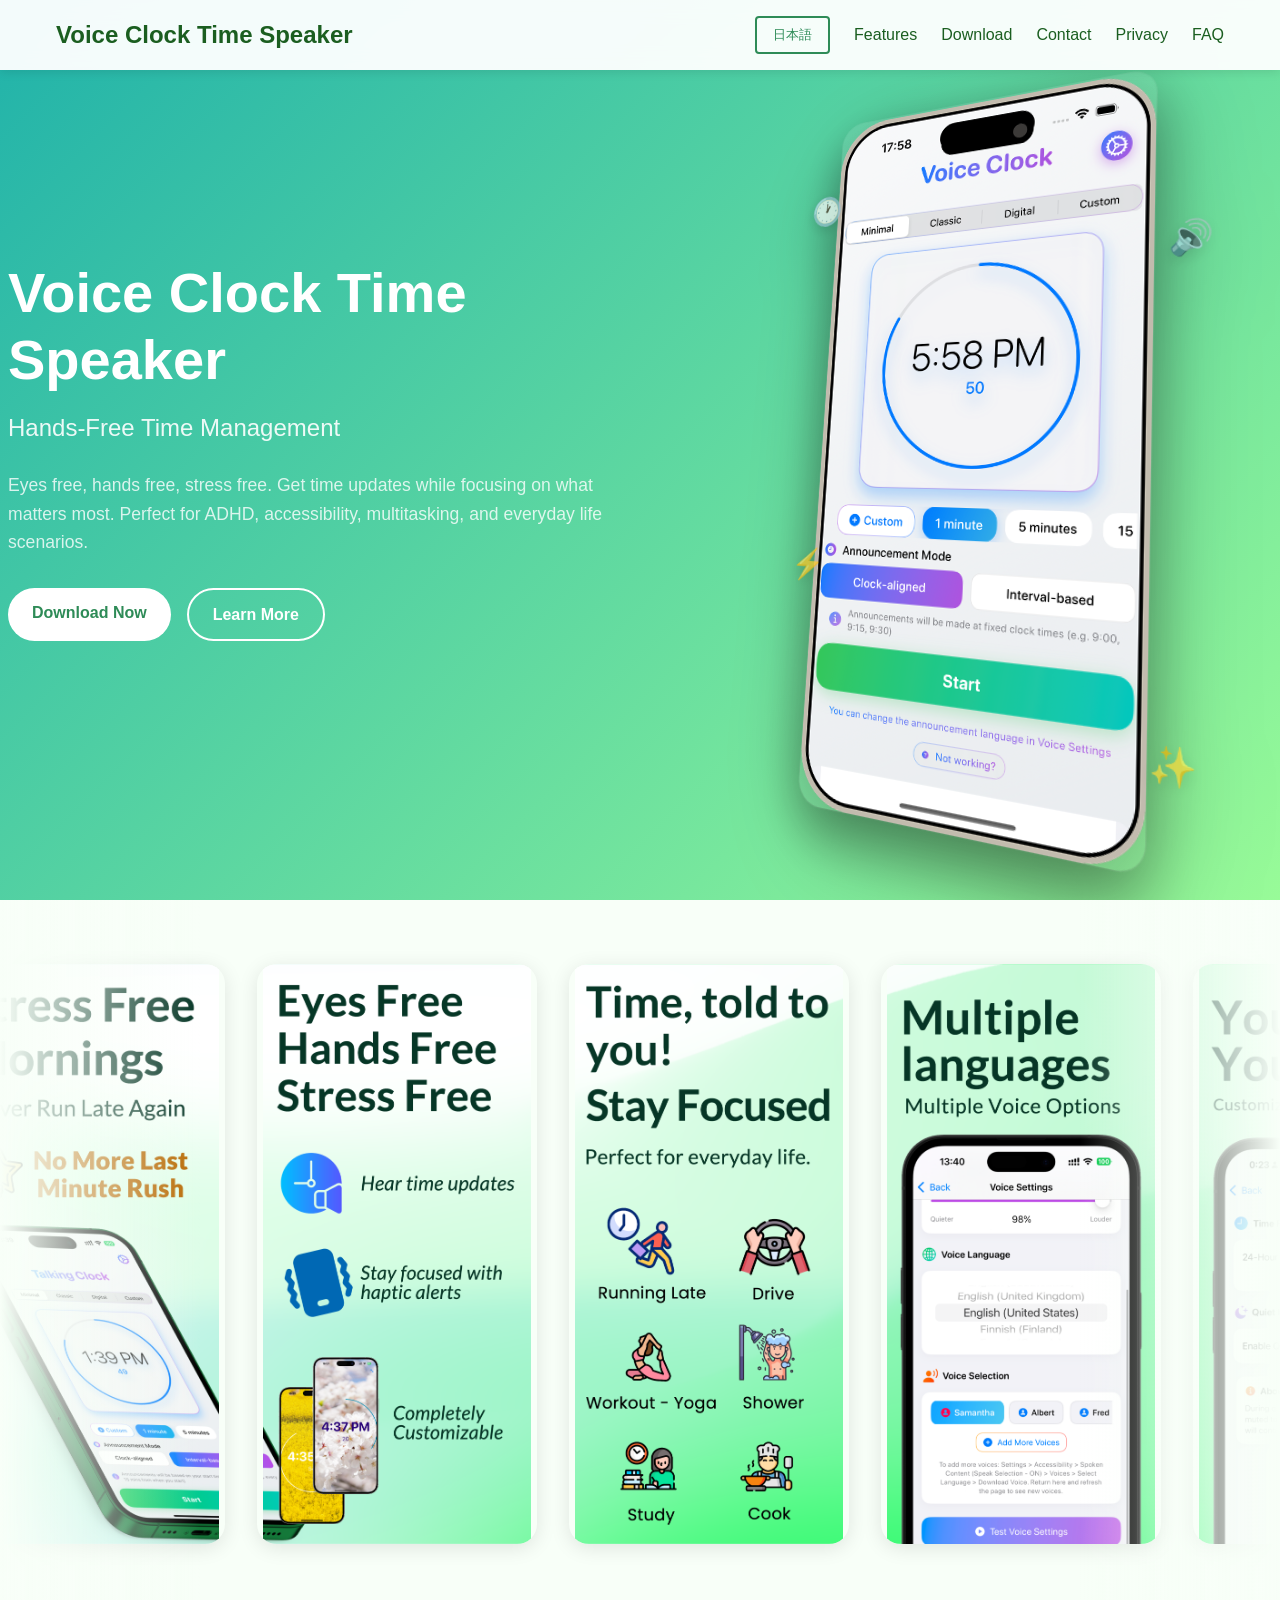
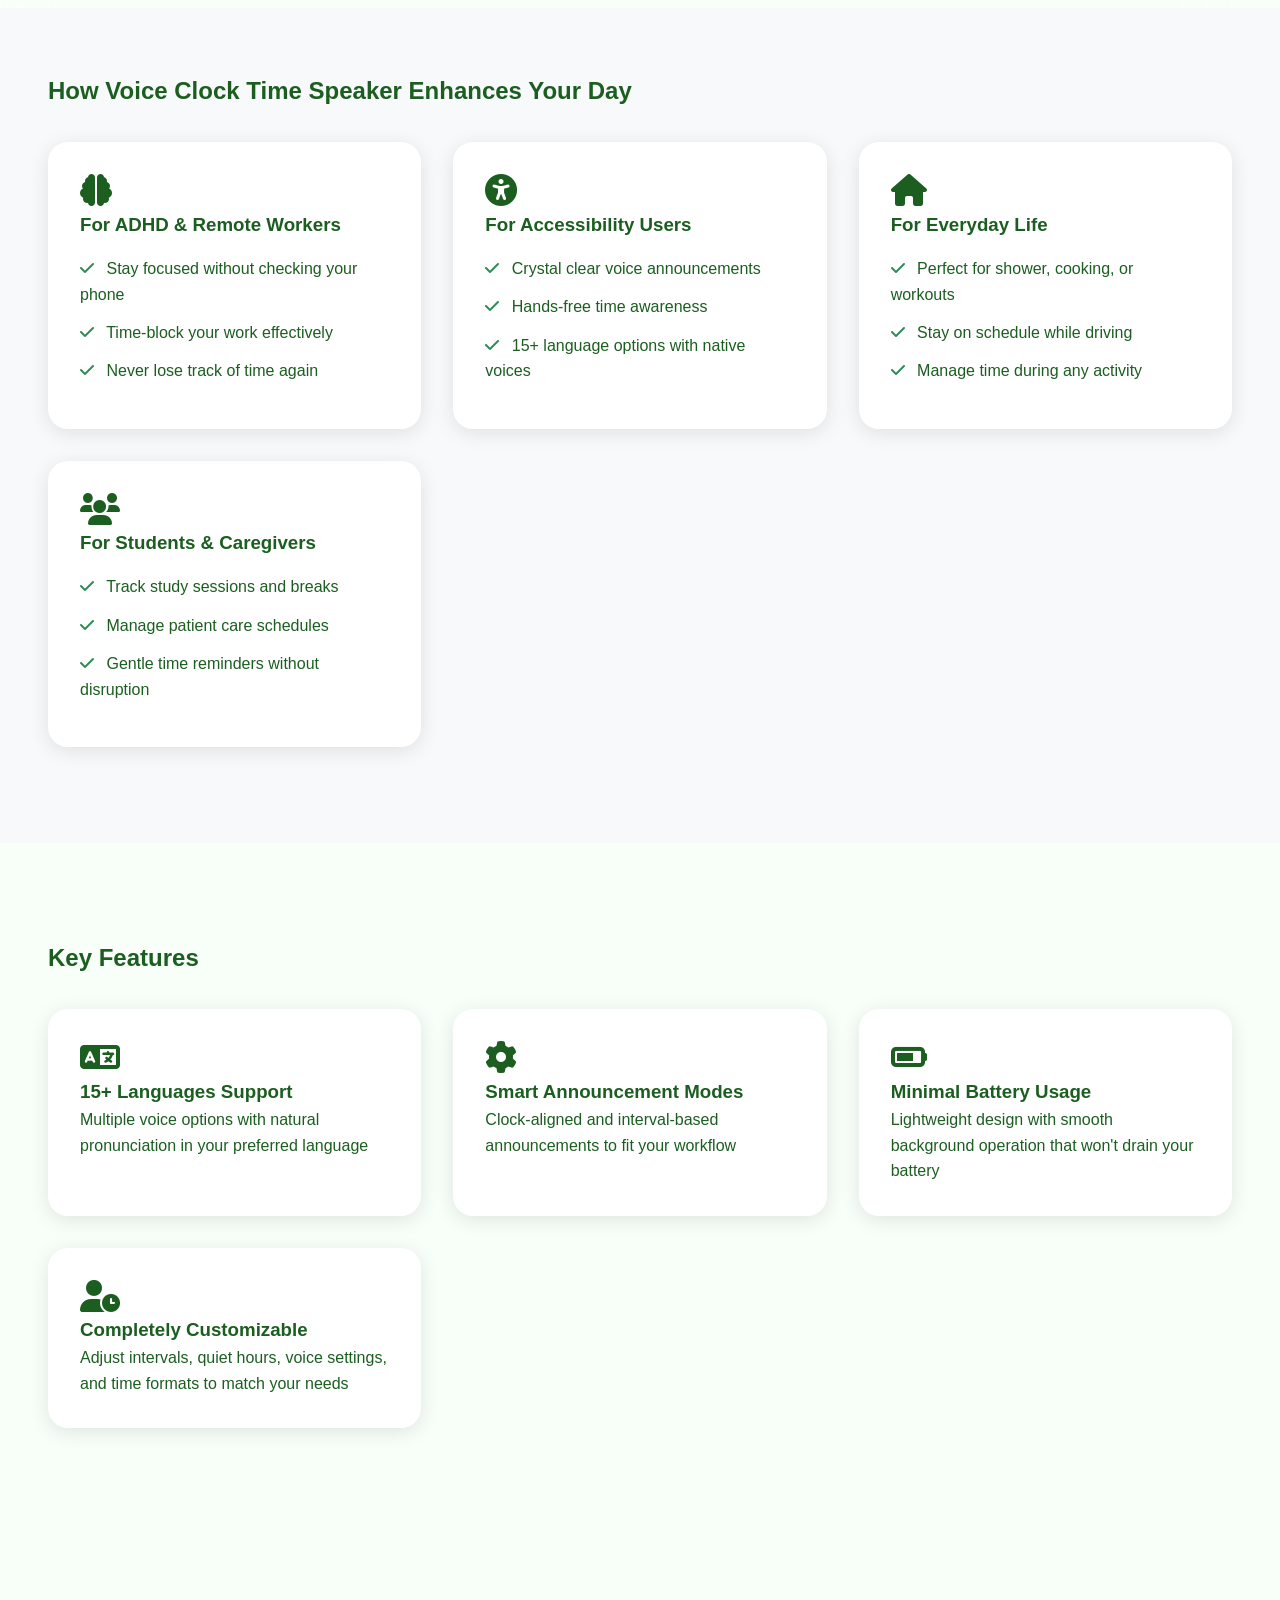
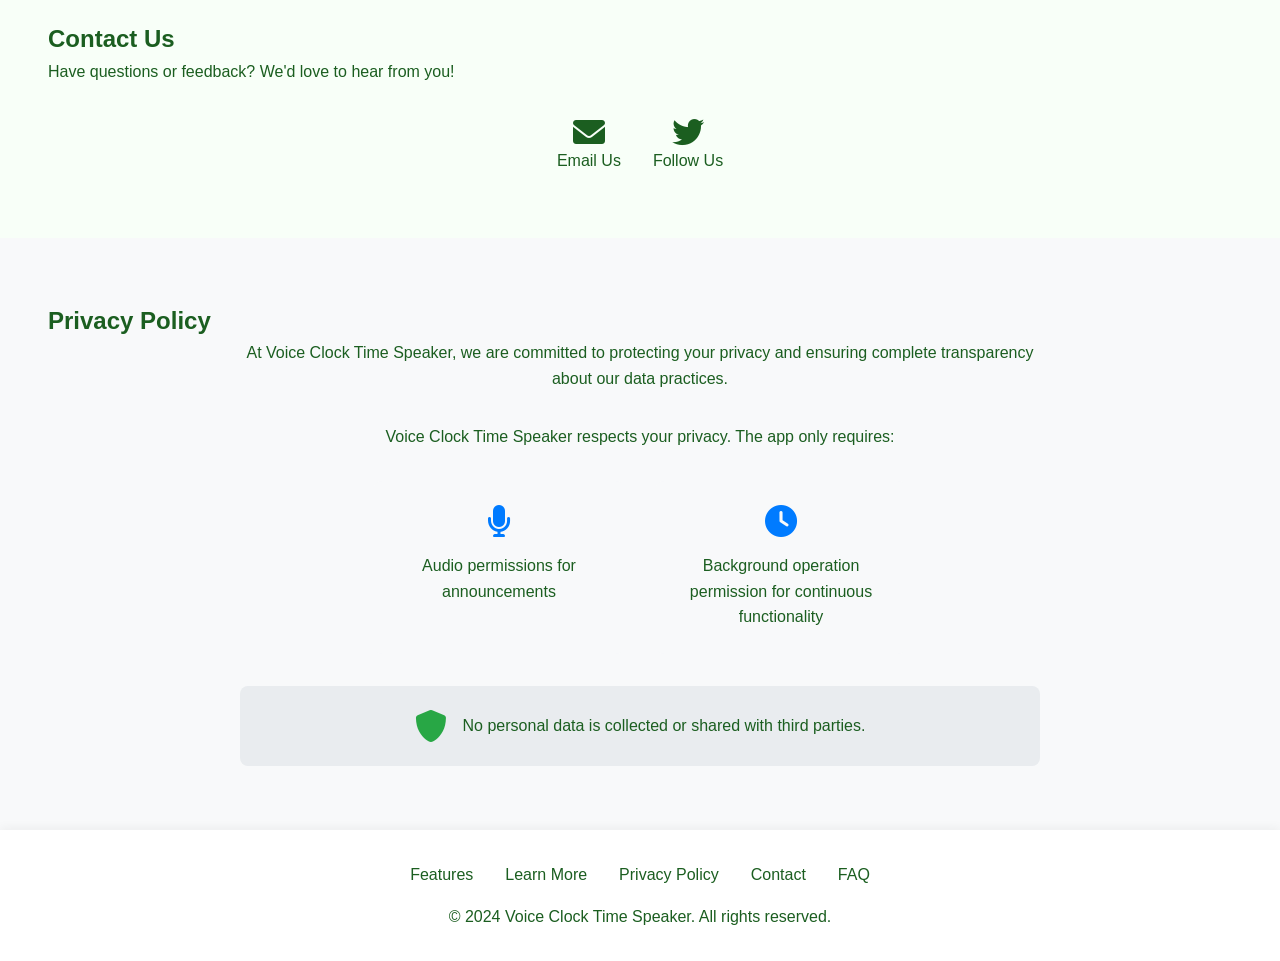
<file: index.html>
<!DOCTYPE html>
<html lang="en">
<head>
    <meta charset="UTF-8">
    <meta name="viewport" content="width=device-width, initial-scale=1.0">
    <title>Voice Clock Time Speaker - Hands-Free Talking Clock for iOS | HarmonyAstroApps</title>
    <meta name="description" content="Voice Clock Time Speaker is a hands-free iOS talking clock that announces the time at customizable intervals. Built for ADHD, accessibility, multitasking, and staying on schedule without looking at your phone.">
    <meta name="keywords" content="voice clock, talking clock, time announcer app, hands-free clock, ADHD clock app, accessibility clock, voice announcements, talking clock pro, ios talking clock, time speaker app, HarmonyAstroApps">
    <meta name="author" content="HarmonyAstroApps">
    <meta name="robots" content="index, follow, max-image-preview:large, max-snippet:-1, max-video-preview:-1">
    <link rel="canonical" href="https://harmonyastroapps.github.io/VoiceClockApp/">

    <!-- Open Graph -->
    <meta property="og:type" content="website">
    <meta property="og:site_name" content="Voice Clock Time Speaker">
    <meta property="og:title" content="Voice Clock Time Speaker - Hands-Free Talking Clock for iOS">
    <meta property="og:description" content="Hear the time announced at intervals you choose. Built for ADHD, accessibility, cooking, workouts, and any moment you'd rather not look at your phone.">
    <meta property="og:url" content="https://harmonyastroapps.github.io/VoiceClockApp/">
    <meta property="og:image" content="https://harmonyastroapps.github.io/VoiceClockApp/og-image.png">
    <meta property="og:image:alt" content="Voice Clock Time Speaker app interface">
    <meta property="og:locale" content="en_US">

    <!-- Twitter -->
    <meta name="twitter:card" content="summary_large_image">
    <meta name="twitter:title" content="Voice Clock Time Speaker - Hands-Free Talking Clock">
    <meta name="twitter:description" content="Hear the time at intervals you choose. For ADHD, accessibility, and hands-free multitasking.">
    <meta name="twitter:image" content="https://harmonyastroapps.github.io/VoiceClockApp/public/images/content/voice_clock_ss/tt_ss.png">

    <!-- Search engine verification -->
    <meta name="google-site-verification" content="NCr6rJ4WooZWFGg78zULE_dvkDOS1bNHqoh94lZYIog">
    <meta name="msvalidate.01" content="7791CFBB26CBCB8914508545EC81DA60">
    <meta name="theme-color" content="#4F46E5">

    <link rel="icon" href="favicon.png" type="image/png">
    <link rel="apple-touch-icon" href="apple-touch-icon.png">
    <link rel="stylesheet" href="src/styles/globals.css">
    <link rel="stylesheet" href="https://cdnjs.cloudflare.com/ajax/libs/font-awesome/6.0.0/css/all.min.css">

    <!-- Structured data: MobileApplication -->
    <script type="application/ld+json">
    {
      "@context": "https://schema.org",
      "@type": "MobileApplication",
      "name": "Voice Clock Time Speaker",
      "alternateName": ["Voice Clock", "Talking Clock Pro"],
      "operatingSystem": "iOS",
      "applicationCategory": "UtilitiesApplication",
      "applicationSubCategory": "Accessibility",
      "description": "A hands-free iOS talking clock that announces the time at customizable intervals. Designed for ADHD, low-vision accessibility, hands-free multitasking, and staying on schedule without screen checking.",
      "url": "https://harmonyastroapps.github.io/VoiceClockApp/",
      "downloadUrl": "https://apps.apple.com/us/app/voice-clock-time-speaker/id6739522220?platform=iphone",
      "installUrl": "https://apps.apple.com/us/app/voice-clock-time-speaker/id6739522220?platform=iphone",
      "image": "https://harmonyastroapps.github.io/VoiceClockApp/public/images/content/voice_clock_ss/tt_ss.png",
      "featureList": [
        "Voice time announcements at custom intervals",
        "15+ natural languages and voices",
        "On-the-hour and half-hour modes",
        "Works offline — no internet required",
        "Low battery impact",
        "Accessibility-first design",
        "ADHD-friendly external time awareness"
      ],
      "author": {
        "@type": "Organization",
        "name": "HarmonyAstroApps",
        "url": "https://harmonyastroapps.github.io/",
        "email": "harmonyastroapp@gmail.com"
      },
      "publisher": {
        "@type": "Organization",
        "name": "HarmonyAstroApps",
        "url": "https://harmonyastroapps.github.io/"
      },
      "offers": {
        "@type": "Offer",
        "price": "0",
        "priceCurrency": "USD",
        "availability": "https://schema.org/InStock"
      }
    }
    </script>

    <!-- Structured data: FAQPage -->
    <script type="application/ld+json">
    {
      "@context": "https://schema.org",
      "@type": "FAQPage",
      "mainEntity": [
        {
          "@type": "Question",
          "name": "How does Voice Clock help with ADHD?",
          "acceptedAnswer": {
            "@type": "Answer",
            "text": "ADHD often involves time-blindness — difficulty perceiving how much time has passed. Voice Clock speaks the time at intervals you set (every 5 minutes, hourly, or on-the-hour), providing external time awareness without forcing you to look at a screen. That helps you stay on schedule and hold focus without breaking flow to check the phone."
          }
        },
        {
          "@type": "Question",
          "name": "Does Voice Clock work offline?",
          "acceptedAnswer": {
            "@type": "Answer",
            "text": "Yes. Voice Clock is fully functional offline. It uses your device's local time and on-device text-to-speech. No internet connection is required."
          }
        },
        {
          "@type": "Question",
          "name": "How many languages does Voice Clock support?",
          "acceptedAnswer": {
            "@type": "Answer",
            "text": "Voice Clock supports 15+ languages including English, Spanish, French, German, Italian, Portuguese, Japanese, Mandarin, Korean, Arabic, Hindi, and more — each using native system voices."
          }
        },
        {
          "@type": "Question",
          "name": "Can I customize how often time is announced?",
          "acceptedAnswer": {
            "@type": "Answer",
            "text": "Yes. You can set announcements every 5 minutes, every 15 minutes, hourly, on the hour and half hour, or at specific times. Intervals are fully customizable."
          }
        },
        {
          "@type": "Question",
          "name": "Is Voice Clock good for accessibility?",
          "acceptedAnswer": {
            "@type": "Answer",
            "text": "Yes. Voice Clock is designed with accessibility in mind from day one. Blind and low-vision users can access time independently without activating VoiceOver or touching the phone. It also supports Dynamic Type for readable on-screen content."
          }
        }
      ]
    }
    </script>

    <!-- Structured data: Organization -->
    <script type="application/ld+json">
    {
      "@context": "https://schema.org",
      "@type": "Organization",
      "name": "HarmonyAstroApps",
      "url": "https://harmonyastroapps.github.io/",
      "email": "harmonyastroapp@gmail.com",
      "sameAs": [
        "https://github.com/HarmonyAstroApps"
      ]
    }
    </script>

    <!-- Structured data: WebSite -->
    <script type="application/ld+json">
    {
      "@context": "https://schema.org",
      "@type": "WebSite",
      "name": "Voice Clock Time Speaker",
      "url": "https://harmonyastroapps.github.io/VoiceClockApp/",
      "publisher": {
        "@type": "Organization",
        "name": "HarmonyAstroApps"
      }
    }
    </script>
</head>
<body>
    <!-- Navigation -->
    <nav class="nav">
        <div class="container nav-container">
            <div class="logo">
                <h2>Voice Clock Time Speaker</h2>
            </div>
            <button class="hamburger" aria-label="Toggle menu" aria-expanded="false">
                <span></span>
                <span></span>
                <span></span>
            </button>
            <div class="nav-links">
                <button id="langToggle" class="lang-toggle">日本語</button>
                <a href="#features" data-i18n="nav.features">Features</a>
                <a href="https://apps.apple.com/us/app/voice-clock-time-speaker/id6739522220?platform=iphone" data-i18n="nav.download">Download</a>
                <a href="#contact" data-i18n="nav.contact">Contact</a>
                <a href="#privacy" data-i18n="nav.privacy">Privacy</a>
                <a href="faq.html" data-i18n="nav.faq">FAQ</a>
            </div>
        </div>
    </nav>

    <!-- Hero Section -->
    <section class="hero">
        <div class="container hero-container">
            <div class="hero-content animate-fade-in">
                <h1>Voice Clock Time Speaker</h1>
                <p class="hero-subtitle" data-i18n="hero.subtitle">Hands-Free Time Management</p>
                <p class="hero-description" data-i18n="hero.description">
                    Eyes free, hands free, stress free. Get time updates while focusing on what matters most.
                    Perfect for ADHD, accessibility, multitasking, and everyday life scenarios.
                </p>
                <div class="hero-buttons">
                    <a href="https://apps.apple.com/us/app/voice-clock-time-speaker/id6739522220?platform=iphone" class="btn btn-primary" data-i18n="hero.downloadNow">Download Now</a>
                    <a href="#learn-more" class="btn btn-secondary" data-i18n="hero.learnMore">Learn More</a>
                </div>
            </div>
            <div class="hero-image animate-slide-in">
                <div class="phone-mockup">
                    <img src="public/images/content/voice_clock_ss/tt_ss.png" alt="Voice Clock Time Speaker App Interface" class="app-screenshot">
                    <div class="floating-elements">
                        <div class="floating-icon floating-icon-1">🕐</div>
                        <div class="floating-icon floating-icon-2">🔊</div>
                        <div class="floating-icon floating-icon-3">⚡</div>
                        <div class="floating-icon floating-icon-4">✨</div>
                    </div>
                </div>
            </div>
        </div>
    </section>

    <section class="screenshot-showcase">
        <div class="screenshot-track">
            <!-- First set of images -->
            <div class="screenshot-item">
                <img src="public/images/content/voice_clock_ss/1.png" alt="Stress-Free Mornings - Never Run Late Again" loading="lazy">
            </div>
            <div class="screenshot-item">
                <img src="public/images/content/voice_clock_ss/2.png" alt="Eyes Free Hands Free Stress Free - Hear time updates" loading="lazy">
            </div>
            <div class="screenshot-item">
                <img src="public/images/content/voice_clock_ss/3.png" alt="Time told to you - Stay focused for everyday life" loading="lazy">
            </div>
            <div class="screenshot-item">
                <img src="public/images/content/voice_clock_ss/4.png" alt="Multiple languages and voice options" loading="lazy">
            </div>
            <div class="screenshot-item">
                <img src="public/images/content/voice_clock_ss/5.png" alt="Customizable intervals - Your Time Your Way" loading="lazy">
            </div>
            <div class="screenshot-item">
                <img src="public/images/content/voice_clock_ss/1.png" alt="Stress-Free Mornings - Never Run Late Again" loading="lazy">
            </div>
            <!-- Duplicate set for seamless loop -->
            <div class="screenshot-item">
                <img src="public/images/content/voice_clock_ss/1.png" alt="Stress-Free Mornings - Never Run Late Again" loading="lazy">
            </div>
            <div class="screenshot-item">
                <img src="public/images/content/voice_clock_ss/2.png" alt="Eyes Free Hands Free Stress Free - Hear time updates" loading="lazy">
            </div>
            <div class="screenshot-item">
                <img src="public/images/content/voice_clock_ss/3.png" alt="Time told to you - Stay focused for everyday life" loading="lazy">
            </div>
            <div class="screenshot-item">
                <img src="public/images/content/voice_clock_ss/4.png" alt="Multiple languages and voice options" loading="lazy">
            </div>
            <div class="screenshot-item">
                <img src="public/images/content/voice_clock_ss/5.png" alt="Customizable intervals - Your Time Your Way" loading="lazy">
            </div>
            <div class="screenshot-item">
                <img src="public/images/content/voice_clock_ss/1.png" alt="Stress-Free Mornings - Never Run Late Again" loading="lazy">
            </div>
        </div>
    </section>

<!-- Benefits Section -->
<section id="learn-more" class="learn-more">
    <div class="container">
        <h2 data-i18n="benefits.title">How Voice Clock Time Speaker Enhances Your Day</h2>
        <div class="features-grid">
            <!-- ADHD & Remote Workers Section -->
            <div class="feature-card">
                <i class="fas fa-brain fa-2x"></i>
                <h3 data-i18n="benefits.adhdTitle">For ADHD & Remote Workers</h3>
                <ul style="list-style: none; padding: 0; margin-top: 1rem;">
                    <li style="margin-bottom: 0.8rem;">
                        <i class="fas fa-check" style="color: var(--primary-color); margin-right: 8px;"></i>
                        <span data-i18n="benefits.adhd1">Stay focused without checking your phone</span>
                    </li>
                    <li style="margin-bottom: 0.8rem;">
                        <i class="fas fa-check" style="color: var(--primary-color); margin-right: 8px;"></i>
                        <span data-i18n="benefits.adhd2">Time-block your work effectively</span>
                    </li>
                    <li style="margin-bottom: 0.8rem;">
                        <i class="fas fa-check" style="color: var(--primary-color); margin-right: 8px;"></i>
                        <span data-i18n="benefits.adhd3">Never lose track of time again</span>
                    </li>
                </ul>
            </div>

            <!-- Accessibility Users Section -->
            <div class="feature-card">
                <i class="fas fa-universal-access fa-2x"></i>
                <h3 data-i18n="benefits.accessibilityTitle">For Accessibility Users</h3>
                <ul style="list-style: none; padding: 0; margin-top: 1rem;">
                    <li style="margin-bottom: 0.8rem;">
                        <i class="fas fa-check" style="color: var(--primary-color); margin-right: 8px;"></i>
                        <span data-i18n="benefits.accessibility1">Crystal clear voice announcements</span>
                    </li>
                    <li style="margin-bottom: 0.8rem;">
                        <i class="fas fa-check" style="color: var(--primary-color); margin-right: 8px;"></i>
                        <span data-i18n="benefits.accessibility2">Hands-free time awareness</span>
                    </li>
                    <li style="margin-bottom: 0.8rem;">
                        <i class="fas fa-check" style="color: var(--primary-color); margin-right: 8px;"></i>
                        <span data-i18n="benefits.accessibility3">15+ language options with native voices</span>
                    </li>
                </ul>
            </div>

            <!-- Everyday Life Section -->
            <div class="feature-card">
                <i class="fas fa-home fa-2x"></i>
                <h3 data-i18n="benefits.everydayTitle">For Everyday Life</h3>
                <ul style="list-style: none; padding: 0; margin-top: 1rem;">
                    <li style="margin-bottom: 0.8rem;">
                        <i class="fas fa-check" style="color: var(--primary-color); margin-right: 8px;"></i>
                        <span data-i18n="benefits.everyday1">Perfect for shower, cooking, or workouts</span>
                    </li>
                    <li style="margin-bottom: 0.8rem;">
                        <i class="fas fa-check" style="color: var(--primary-color); margin-right: 8px;"></i>
                        <span data-i18n="benefits.everyday2">Stay on schedule while driving</span>
                    </li>
                    <li style="margin-bottom: 0.8rem;">
                        <i class="fas fa-check" style="color: var(--primary-color); margin-right: 8px;"></i>
                        <span data-i18n="benefits.everyday3">Manage time during any activity</span>
                    </li>
                </ul>
            </div>

            <!-- Students & Caregivers Section -->
            <div class="feature-card">
                <i class="fas fa-users fa-2x"></i>
                <h3 data-i18n="benefits.caregiversTitle">For Students & Caregivers</h3>
                <ul style="list-style: none; padding: 0; margin-top: 1rem;">
                    <li style="margin-bottom: 0.8rem;">
                        <i class="fas fa-check" style="color: var(--primary-color); margin-right: 8px;"></i>
                        <span data-i18n="benefits.caregivers1">Track study sessions and breaks</span>
                    </li>
                    <li style="margin-bottom: 0.8rem;">
                        <i class="fas fa-check" style="color: var(--primary-color); margin-right: 8px;"></i>
                        <span data-i18n="benefits.caregivers2">Manage patient care schedules</span>
                    </li>
                    <li style="margin-bottom: 0.8rem;">
                        <i class="fas fa-check" style="color: var(--primary-color); margin-right: 8px;"></i>
                        <span data-i18n="benefits.caregivers3">Gentle time reminders without disruption</span>
                    </li>
                </ul>
            </div>
        </div>
    </div>
</section>

<!-- Features Section -->
<section id="features" class="features">
    <div class="container">
        <h2 data-i18n="features.title">Key Features</h2>
        <div class="features-grid">
            <div class="feature-card">
                <i class="fas fa-language fa-2x"></i>
                <h3 data-i18n="features.multilingual.h3">15+ Languages Support</h3>
                <p data-i18n="features.multilingual.p">Multiple voice options with natural pronunciation in your preferred language</p>
            </div>
            <div class="feature-card">
                <i class="fas fa-cog fa-2x"></i>
                <h3 data-i18n="features.smartModes.h3">Smart Announcement Modes</h3>
                <p data-i18n="features.smartModes.p">Clock-aligned and interval-based announcements to fit your workflow</p>
            </div>
            <div class="feature-card">
                <i class="fas fa-battery-three-quarters fa-2x"></i>
                <h3 data-i18n="features.efficiency.h3">Minimal Battery Usage</h3>
                <p data-i18n="features.efficiency.p">Lightweight design with smooth background operation that won't drain your battery</p>
            </div>
            <div class="feature-card">
                <i class="fas fa-user-clock fa-2x"></i>
                <h3 data-i18n="features.customization.h3">Completely Customizable</h3>
                <p data-i18n="features.customization.p">Adjust intervals, quiet hours, voice settings, and time formats to match your needs</p>
            </div>
        </div>
    </div>
</section>

<!-- Contact Section -->
<section id="contact" class="contact">
    <div class="container">
        <h2 data-i18n="contact.title">Contact Us</h2>
        <div class="contact-content">
            <p data-i18n="contact.description">Have questions or feedback? We'd love to hear from you!</p>
            <div class="contact-methods">
                <a href="mailto:harmonyastroapp@gmail.com" class="contact-method">
                    <i class="fas fa-envelope fa-2x"></i>
                    <span data-i18n="contact.emailUs">Email Us</span>
                </a>
                <a href="https://twitter.com/" class="contact-method">
                    <i class="fab fa-twitter fa-2x"></i>
                    <span data-i18n="contact.followUs">Follow Us</span>
                </a>
            </div>
        </div>
    </div>
</section>

<!-- Privacy Policy Section -->
<section id="privacy" class="privacy">
    <div class="container">
        <h2 data-i18n="privacy.title">Privacy Policy</h2>
        <div class="privacy-content">
            <p data-i18n="privacy.commitment">At Voice Clock Time Speaker, we are committed to protecting your privacy and ensuring complete transparency about our data practices.</p>
            
            <div class="privacy-details">
                <p data-i18n="privacy.intro">Voice Clock Time Speaker respects your privacy. The app only requires:</p>
                <div class="permission-items">
                    <div class="permission-item">
                        <i class="fas fa-microphone fa-2x"></i>
                        <span data-i18n="privacy.audioPermission">Audio permissions for announcements</span>
                    </div>
                    <div class="permission-item">
                        <i class="fas fa-clock fa-2x"></i>
                        <span data-i18n="privacy.backgroundPermission">Background operation permission for continuous functionality</span>
                    </div>
                </div>
                
                <div class="privacy-guarantee">
                    <i class="fas fa-shield-alt fa-2x"></i>
                    <p data-i18n="privacy.dataPolicy">No personal data is collected or shared with third parties.</p>
                </div>
            </div>
        </div>
    </div>
</section>

<!-- Footer -->
<footer>
    <div class="container">
        <div class="footer-content">
            <div class="footer-links">
                <a href="#features">Features</a>
                <a href="#learn-more">Learn More</a>
                <a href="#privacy">Privacy Policy</a>
                <a href="#contact">Contact</a>
                <a href="faq.html">FAQ</a>
            </div>
            <p>&copy; 2024 Voice Clock Time Speaker. All rights reserved.</p>
        </div>
    </div>
</footer>
<script src="src/scripts/screenshot-scroll.js"></script>
<script src="src/scripts/translations.js"></script>
<script>
    // Mobile hamburger menu toggle
    const hamburger = document.querySelector('.hamburger');
    const navLinks = document.querySelector('.nav-links');
    
    hamburger.addEventListener('click', () => {
        hamburger.classList.toggle('active');
        navLinks.classList.toggle('active');
        hamburger.setAttribute('aria-expanded', 
            hamburger.classList.contains('active').toString());
        document.body.style.overflow = hamburger.classList.contains('active') ? 'hidden' : '';
    });
    
    // Close mobile menu when clicking a link
    navLinks.querySelectorAll('a').forEach(link => {
        link.addEventListener('click', () => {
            hamburger.classList.remove('active');
            navLinks.classList.remove('active');
            hamburger.setAttribute('aria-expanded', 'false');
            document.body.style.overflow = '';
        });
    });
</script>
</body>
</html>
</file>
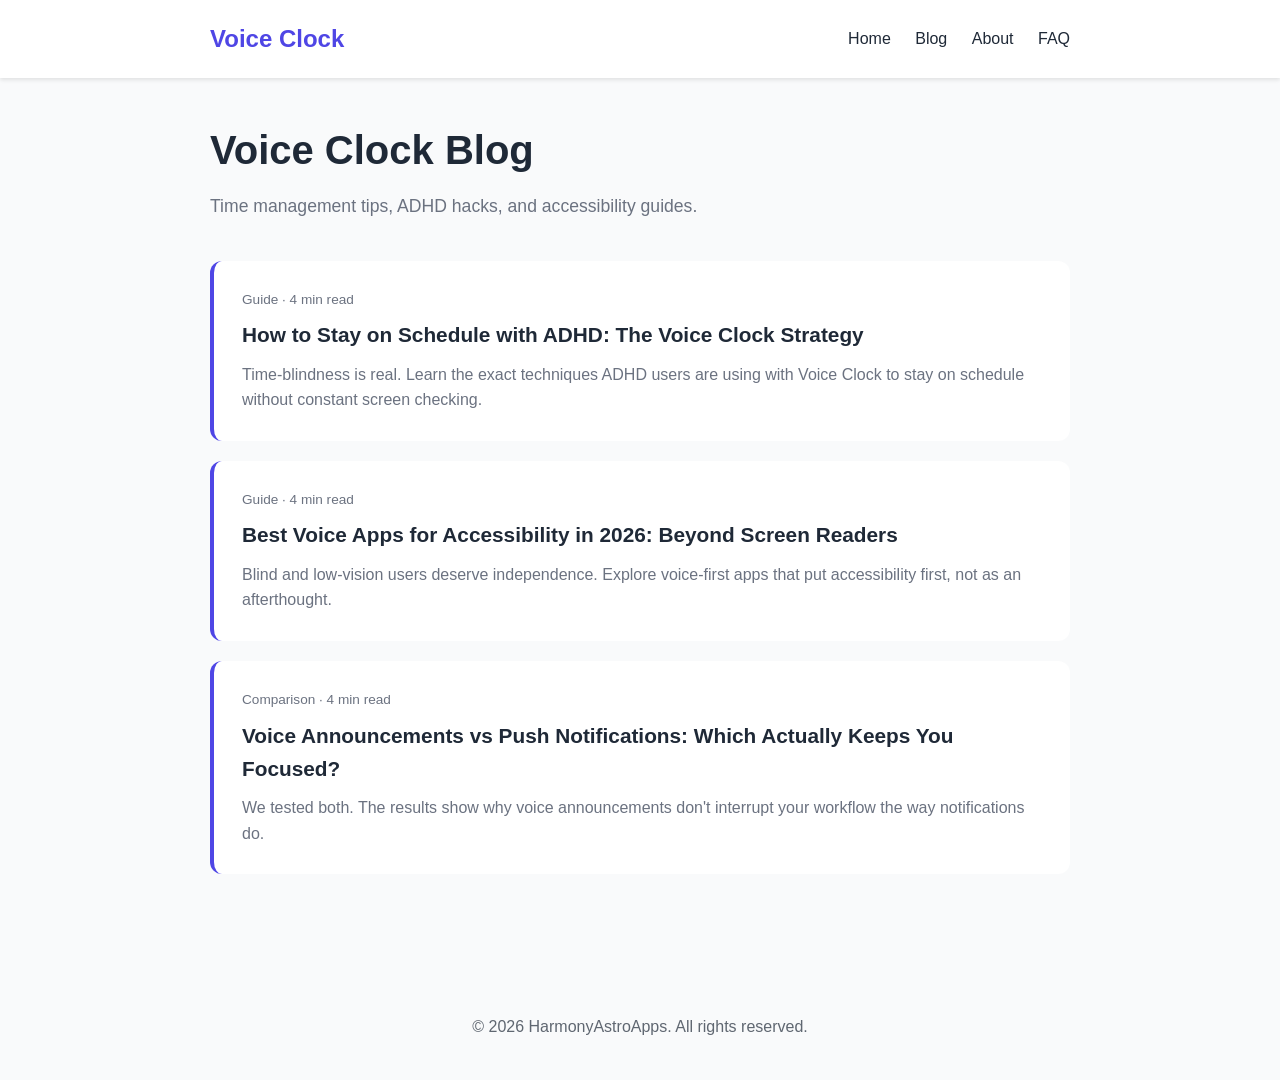
<file: blog/index.html>
<!DOCTYPE html>
<html lang="en">
<head>
    <meta charset="UTF-8">
    <meta name="viewport" content="width=device-width, initial-scale=1.0">
    <title>Voice Clock Blog - Time Management & Accessibility Tips</title>
    <meta name="description" content="Guides for time management with ADHD, accessibility tips, and hands-free productivity. Voice Clock Blog.">
    <meta name="robots" content="index, follow">
    <link rel="canonical" href="https://harmonyastroapps.github.io/VoiceClockApp/blog/">
    <meta property="og:type" content="website">
    <meta property="og:title" content="Voice Clock Blog">
    <meta property="og:url" content="https://harmonyastroapps.github.io/VoiceClockApp/blog/">
    <meta name="twitter:card" content="summary">
    <script type="application/ld+json">
    {
      "@context": "https://schema.org",
      "@type": "Blog",
      "name": "Voice Clock Blog",
      "url": "https://harmonyastroapps.github.io/VoiceClockApp/blog/",
      "publisher": { "@type": "Organization", "name": "HarmonyAstroApps", "url": "https://harmonyastroapps.github.io/" }
    }
    </script>
    <script type="application/ld+json">
    {
      "@context": "https://schema.org",
      "@type": "BreadcrumbList",
      "itemListElement": [
        { "@type": "ListItem", "position": 1, "name": "Home", "item": "https://harmonyastroapps.github.io/VoiceClockApp/" },
        { "@type": "ListItem", "position": 2, "name": "Blog", "item": "https://harmonyastroapps.github.io/VoiceClockApp/blog/" }
      ]
    }
    </script>
    <style>
        :root { --primary: #4F46E5; --bg: #f9fafb; --card: #ffffff; --text: #1f2937; --text-muted: #6b7280; }
        @media (prefers-color-scheme: dark) { :root { --primary: #7F77F1; --bg: #0f1115; --card: #1c1e24; --text: #f9fafb; --text-muted: #9ca3af; } }
        * { margin: 0; padding: 0; box-sizing: border-box; }
        body { font-family: -apple-system, BlinkMacSystemFont, 'Segoe UI', Roboto, sans-serif; background: var(--bg); color: var(--text); line-height: 1.6; }
        header { background: var(--card); padding: 20px 0; box-shadow: 0 2px 4px rgba(0,0,0,0.1); position: sticky; top: 0; z-index: 100; }
        .container { max-width: 900px; margin: 0 auto; padding: 0 20px; }
        nav { display: flex; justify-content: space-between; align-items: center; }
        .logo { font-size: 1.5rem; font-weight: 700; color: var(--primary); text-decoration: none; }
        .nav-links a { margin-left: 20px; text-decoration: none; color: var(--text); }
        main { padding: 40px 20px; }
        h1 { font-size: 2.5rem; margin-bottom: 10px; }
        .subtitle { color: var(--text-muted); font-size: 1.1rem; margin-bottom: 40px; }
        .post-list { display: grid; gap: 20px; }
        .post-card { background: var(--card); padding: 28px; border-radius: 12px; border-left: 4px solid var(--primary); text-decoration: none; color: inherit; transition: transform 0.2s; }
        .post-card:hover { transform: translateY(-2px); }
        .post-meta { color: var(--text-muted); font-size: 0.85rem; margin-bottom: 8px; }
        .post-title { font-size: 1.3rem; font-weight: 700; margin-bottom: 10px; }
        .post-excerpt { color: var(--text-muted); }
        footer { text-align: center; padding: 40px 0; opacity: 0.7; margin-top: 60px; }
    </style>
</head>
<body>
    <header>
        <div class="container">
            <nav>
                <a href="../index.html" class="logo">Voice Clock</a>
                <div class="nav-links">
                    <a href="../index.html">Home</a>
                    <a href="index.html">Blog</a>
                    <a href="../about.html">About</a>
                    <a href="../faq.html">FAQ</a>
                </div>
            </nav>
        </div>
    </header>

    <main>
        <div class="container">
            <h1>Voice Clock Blog</h1>
            <p class="subtitle">Time management tips, ADHD hacks, and accessibility guides.</p>

            <div class="post-list">
                <a href="stay-on-schedule-with-adhd.html" class="post-card">
                    <div class="post-meta">Guide &middot; 4 min read</div>
                    <h2 class="post-title">How to Stay on Schedule with ADHD: The Voice Clock Strategy</h2>
                    <p class="post-excerpt">Time-blindness is real. Learn the exact techniques ADHD users are using with Voice Clock to stay on schedule without constant screen checking.</p>
                </a>

                <a href="best-voice-apps-accessibility.html" class="post-card">
                    <div class="post-meta">Guide &middot; 4 min read</div>
                    <h2 class="post-title">Best Voice Apps for Accessibility in 2026: Beyond Screen Readers</h2>
                    <p class="post-excerpt">Blind and low-vision users deserve independence. Explore voice-first apps that put accessibility first, not as an afterthought.</p>
                </a>

                <a href="voice-announcements-vs-notifications.html" class="post-card">
                    <div class="post-meta">Comparison &middot; 4 min read</div>
                    <h2 class="post-title">Voice Announcements vs Push Notifications: Which Actually Keeps You Focused?</h2>
                    <p class="post-excerpt">We tested both. The results show why voice announcements don't interrupt your workflow the way notifications do.</p>
                </a>
            </div>
        </div>
    </main>

    <footer>
        <div class="container">
            <p>&copy; 2026 HarmonyAstroApps. All rights reserved.</p>
        </div>
    </footer>
</body>
</html>
</file>
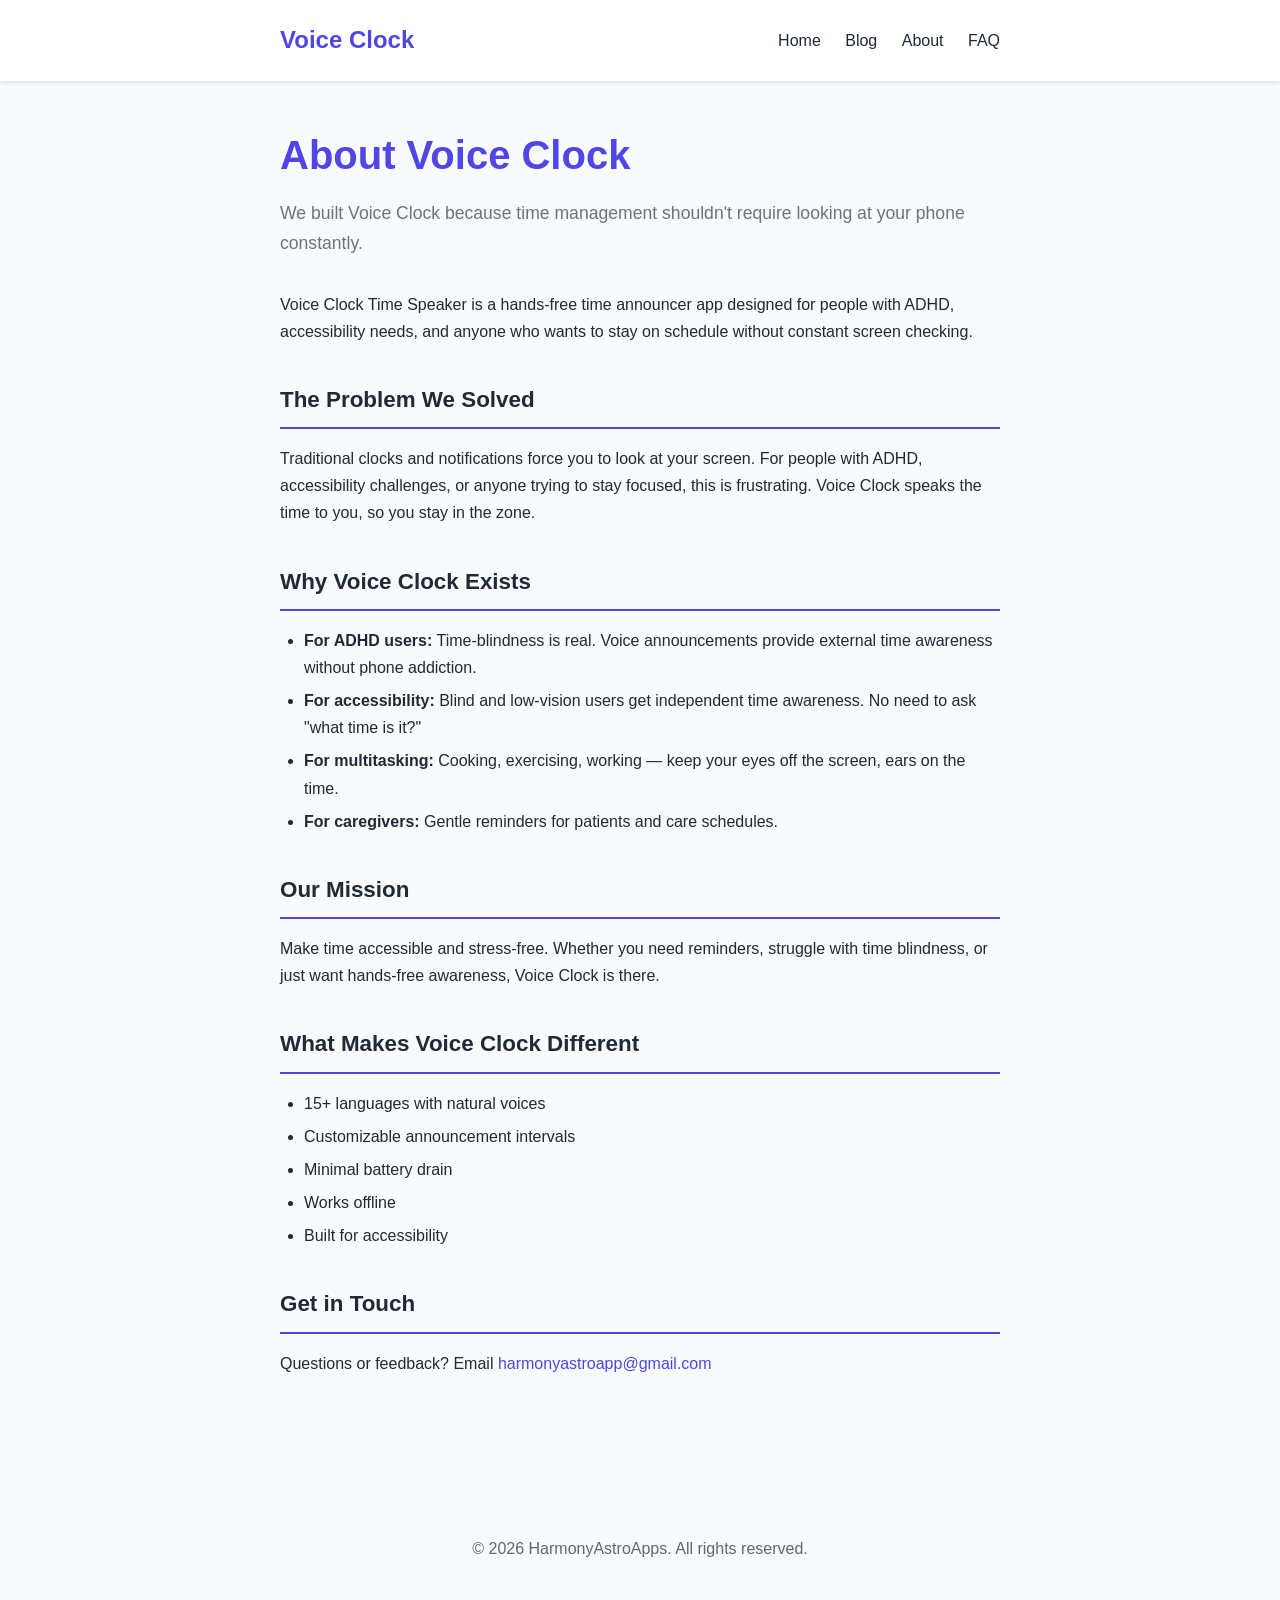
<file: about.html>
<!DOCTYPE html>
<html lang="en">
<head>
    <meta charset="UTF-8">
    <meta name="viewport" content="width=device-width, initial-scale=1.0">
    <title>About Voice Clock - Hands-Free Time Announcer for ADHD & Accessibility</title>
    <meta name="description" content="Learn about Voice Clock Time Speaker: a hands-free time announcer app for ADHD, accessibility, multitasking, and staying on schedule.">
    <meta name="robots" content="index, follow">
    <link rel="canonical" href="https://harmonyastroapps.github.io/VoiceClockApp/about.html">
    <meta property="og:type" content="website">
    <meta property="og:title" content="About Voice Clock - Hands-Free Time Announcer">
    <meta property="og:url" content="https://harmonyastroapps.github.io/VoiceClockApp/about.html">
    <meta name="twitter:card" content="summary">
    <script type="application/ld+json">
    {
      "@context": "https://schema.org",
      "@type": "AboutPage",
      "name": "About Voice Clock Time Speaker",
      "description": "About Voice Clock Time Speaker and HarmonyAstroApps, the independent iOS developer behind the hands-free talking clock.",
      "url": "https://harmonyastroapps.github.io/VoiceClockApp/about.html",
      "mainEntity": {
        "@type": "Organization",
        "name": "HarmonyAstroApps",
        "url": "https://harmonyastroapps.github.io/",
        "email": "harmonyastroapp@gmail.com",
        "sameAs": ["https://github.com/HarmonyAstroApps"]
      }
    }
    </script>

    <script type="application/ld+json">
    {
      "@context": "https://schema.org",
      "@type": "BreadcrumbList",
      "itemListElement": [
        { "@type": "ListItem", "position": 1, "name": "Home", "item": "https://harmonyastroapps.github.io/VoiceClockApp/" },
        { "@type": "ListItem", "position": 2, "name": "About", "item": "https://harmonyastroapps.github.io/VoiceClockApp/about.html" }
      ]
    }
    </script>
    <style>
        :root { --primary: #4F46E5; --bg: #f9fafb; --card: #ffffff; --text: #1f2937; --text-muted: #6b7280; }
        @media (prefers-color-scheme: dark) { :root { --primary: #7F77F1; --bg: #0f1115; --card: #1c1e24; --text: #f9fafb; --text-muted: #9ca3af; } }
        * { margin: 0; padding: 0; box-sizing: border-box; }
        body { font-family: -apple-system, BlinkMacSystemFont, 'Segoe UI', Roboto, sans-serif; background: var(--bg); color: var(--text); line-height: 1.7; }
        header { background: var(--card); padding: 20px 0; box-shadow: 0 2px 4px rgba(0,0,0,0.1); position: sticky; top: 0; z-index: 100; }
        .container { max-width: 760px; margin: 0 auto; padding: 0 20px; }
        nav { display: flex; justify-content: space-between; align-items: center; }
        .logo { font-size: 1.5rem; font-weight: 700; color: var(--primary); text-decoration: none; }
        .nav-links a { margin-left: 20px; text-decoration: none; color: var(--text); }
        main { padding: 40px 20px; }
        h1 { font-size: 2.5rem; color: var(--primary); margin-bottom: 10px; }
        .lead { font-size: 1.1rem; color: var(--text-muted); margin-bottom: 32px; }
        h2 { margin-top: 36px; font-size: 1.4rem; border-bottom: 2px solid var(--primary); padding-bottom: 8px; margin-bottom: 16px; }
        p { margin-bottom: 18px; }
        ul { margin-left: 1.5rem; margin-bottom: 18px; }
        li { margin-bottom: 6px; }
        a { color: var(--primary); text-decoration: none; }
        footer { text-align: center; padding: 40px 0; opacity: 0.7; margin-top: 60px; }
    </style>
</head>
<body>
    <header>
        <div class="container">
            <nav>
                <a href="index.html" class="logo">Voice Clock</a>
                <div class="nav-links">
                    <a href="index.html">Home</a>
                    <a href="blog/index.html">Blog</a>
                    <a href="about.html">About</a>
                    <a href="faq.html">FAQ</a>
                </div>
            </nav>
        </div>
    </header>

    <main>
        <div class="container">
            <h1>About Voice Clock</h1>
            <p class="lead">We built Voice Clock because time management shouldn't require looking at your phone constantly.</p>

            <p>Voice Clock Time Speaker is a hands-free time announcer app designed for people with ADHD, accessibility needs, and anyone who wants to stay on schedule without constant screen checking.</p>

            <h2>The Problem We Solved</h2>
            <p>Traditional clocks and notifications force you to look at your screen. For people with ADHD, accessibility challenges, or anyone trying to stay focused, this is frustrating. Voice Clock speaks the time to you, so you stay in the zone.</p>

            <h2>Why Voice Clock Exists</h2>
            <ul>
                <li><strong>For ADHD users:</strong> Time-blindness is real. Voice announcements provide external time awareness without phone addiction.</li>
                <li><strong>For accessibility:</strong> Blind and low-vision users get independent time awareness. No need to ask "what time is it?"</li>
                <li><strong>For multitasking:</strong> Cooking, exercising, working — keep your eyes off the screen, ears on the time.</li>
                <li><strong>For caregivers:</strong> Gentle reminders for patients and care schedules.</li>
            </ul>

            <h2>Our Mission</h2>
            <p>Make time accessible and stress-free. Whether you need reminders, struggle with time blindness, or just want hands-free awareness, Voice Clock is there.</p>

            <h2>What Makes Voice Clock Different</h2>
            <ul>
                <li>15+ languages with natural voices</li>
                <li>Customizable announcement intervals</li>
                <li>Minimal battery drain</li>
                <li>Works offline</li>
                <li>Built for accessibility</li>
            </ul>

            <h2>Get in Touch</h2>
            <p>Questions or feedback? Email <a href="mailto:harmonyastroapp@gmail.com">harmonyastroapp@gmail.com</a></p>
        </div>
    </main>

    <footer>
        <div class="container">
            <p>&copy; 2026 HarmonyAstroApps. All rights reserved.</p>
        </div>
    </footer>
</body>
</html>
</file>
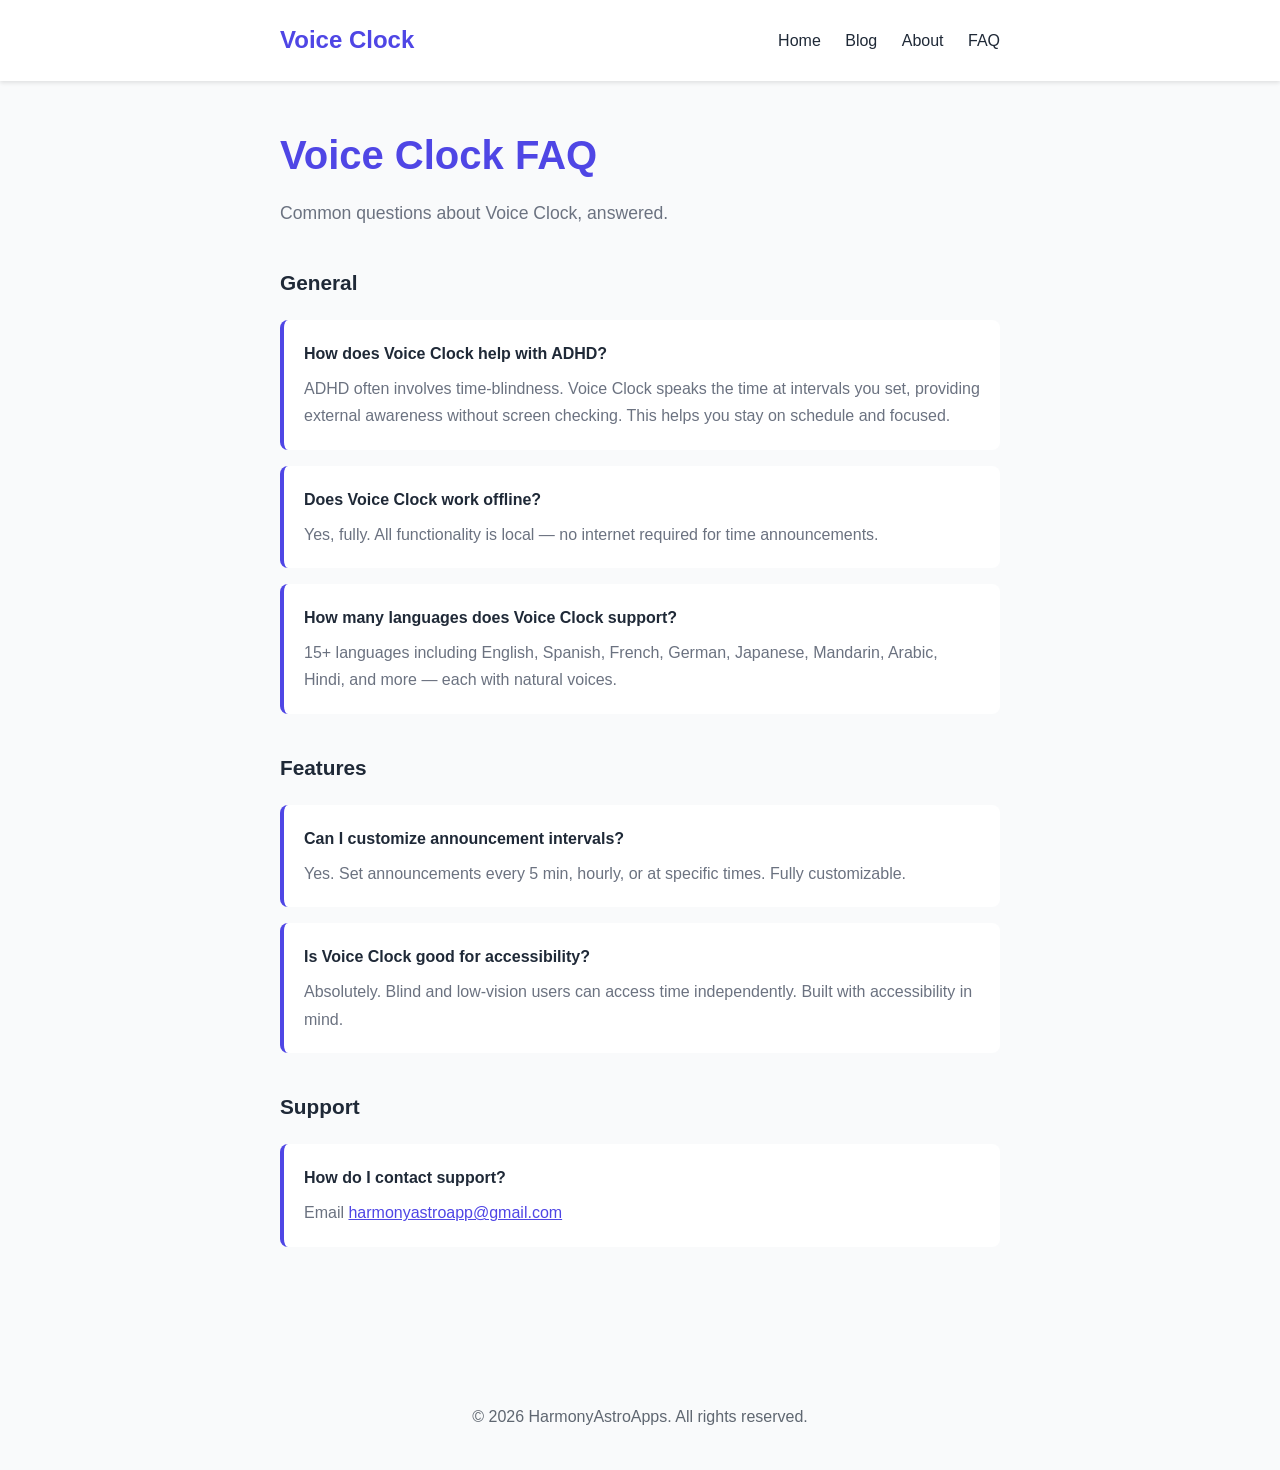
<file: faq.html>
<!DOCTYPE html>
<html lang="en">
<head>
    <meta charset="UTF-8">
    <meta name="viewport" content="width=device-width, initial-scale=1.0">
    <title>Voice Clock FAQ - Time Announcer Questions Answered</title>
    <meta name="description" content="Frequently asked questions about Voice Clock Time Speaker. Learn about time announcements, ADHD support, accessibility, languages, and more.">
    <meta name="robots" content="index, follow">
    <link rel="canonical" href="https://harmonyastroapps.github.io/VoiceClockApp/faq.html">
    <meta property="og:type" content="website">
    <meta property="og:title" content="Voice Clock FAQ">
    <meta property="og:url" content="https://harmonyastroapps.github.io/VoiceClockApp/faq.html">
    <meta name="twitter:card" content="summary">
    <script type="application/ld+json">
    {
      "@context": "https://schema.org",
      "@type": "BreadcrumbList",
      "itemListElement": [
        { "@type": "ListItem", "position": 1, "name": "Home", "item": "https://harmonyastroapps.github.io/VoiceClockApp/" },
        { "@type": "ListItem", "position": 2, "name": "FAQ", "item": "https://harmonyastroapps.github.io/VoiceClockApp/faq.html" }
      ]
    }
    </script>
    <script type="application/ld+json">
    {
      "@context": "https://schema.org",
      "@type": "FAQPage",
      "mainEntity": [
        {
          "@type": "Question",
          "name": "How does Voice Clock help with ADHD?",
          "acceptedAnswer": {
            "@type": "Answer",
            "text": "ADHD often involves time-blindness — difficulty perceiving time. Voice Clock speaks the time at intervals you set, providing external time awareness without requiring screen checking. This helps you stay on schedule and maintain focus."
          }
        },
        {
          "@type": "Question",
          "name": "Does Voice Clock work offline?",
          "acceptedAnswer": {
            "@type": "Answer",
            "text": "Yes. Voice Clock is fully functional offline. Time announcements use your device's system sounds and local time, no internet required."
          }
        },
        {
          "@type": "Question",
          "name": "How many languages does Voice Clock support?",
          "acceptedAnswer": {
            "@type": "Answer",
            "text": "Voice Clock supports 15+ languages including English, Spanish, French, German, Japanese, Mandarin, Arabic, Hindi, and more — each with natural native voices."
          }
        },
        {
          "@type": "Question",
          "name": "Can I customize how often the time is announced?",
          "acceptedAnswer": {
            "@type": "Answer",
            "text": "Yes. You can set announcements at any interval: every 5 minutes, every hour, at specific times, or clock-aligned (on the hour/half-hour). Fully customizable to your needs."
          }
        },
        {
          "@type": "Question",
          "name": "Is Voice Clock good for accessibility?",
          "acceptedAnswer": {
            "@type": "Answer",
            "text": "Absolutely. Blind and low-vision users can access time independently. The app is designed with accessibility in mind from day one."
          }
        }
      ]
    }
    </script>
    <style>
        :root { --primary: #4F46E5; --bg: #f9fafb; --card: #ffffff; --text: #1f2937; --text-muted: #6b7280; }
        @media (prefers-color-scheme: dark) { :root { --primary: #7F77F1; --bg: #0f1115; --card: #1c1e24; --text: #f9fafb; --text-muted: #9ca3af; } }
        * { margin: 0; padding: 0; box-sizing: border-box; }
        body { font-family: -apple-system, BlinkMacSystemFont, 'Segoe UI', Roboto, sans-serif; background: var(--bg); color: var(--text); line-height: 1.7; }
        header { background: var(--card); padding: 20px 0; box-shadow: 0 2px 4px rgba(0,0,0,0.1); position: sticky; top: 0; z-index: 100; }
        .container { max-width: 760px; margin: 0 auto; padding: 0 20px; }
        nav { display: flex; justify-content: space-between; align-items: center; }
        .logo { font-size: 1.5rem; font-weight: 700; color: var(--primary); text-decoration: none; }
        .nav-links a { margin-left: 20px; text-decoration: none; color: var(--text); }
        main { padding: 40px 20px; }
        h1 { font-size: 2.5rem; color: var(--primary); margin-bottom: 10px; }
        .lead { font-size: 1.1rem; color: var(--text-muted); margin-bottom: 32px; }
        h2 { margin-top: 36px; font-size: 1.3rem; margin-bottom: 20px; }
        .faq-item { background: var(--card); border-radius: 8px; padding: 20px; margin-bottom: 16px; border-left: 4px solid var(--primary); }
        .faq-q { font-weight: 700; margin-bottom: 8px; }
        .faq-a { color: var(--text-muted); }
        a { color: var(--primary); }
        footer { text-align: center; padding: 40px 0; opacity: 0.7; margin-top: 60px; }
    </style>
</head>
<body>
    <header>
        <div class="container">
            <nav>
                <a href="index.html" class="logo">Voice Clock</a>
                <div class="nav-links">
                    <a href="index.html">Home</a>
                    <a href="blog/index.html">Blog</a>
                    <a href="about.html">About</a>
                    <a href="faq.html">FAQ</a>
                </div>
            </nav>
        </div>
    </header>

    <main>
        <div class="container">
            <h1>Voice Clock FAQ</h1>
            <p class="lead">Common questions about Voice Clock, answered.</p>

            <h2>General</h2>

            <div class="faq-item">
                <div class="faq-q">How does Voice Clock help with ADHD?</div>
                <div class="faq-a">ADHD often involves time-blindness. Voice Clock speaks the time at intervals you set, providing external awareness without screen checking. This helps you stay on schedule and focused.</div>
            </div>

            <div class="faq-item">
                <div class="faq-q">Does Voice Clock work offline?</div>
                <div class="faq-a">Yes, fully. All functionality is local — no internet required for time announcements.</div>
            </div>

            <div class="faq-item">
                <div class="faq-q">How many languages does Voice Clock support?</div>
                <div class="faq-a">15+ languages including English, Spanish, French, German, Japanese, Mandarin, Arabic, Hindi, and more — each with natural voices.</div>
            </div>

            <h2>Features</h2>

            <div class="faq-item">
                <div class="faq-q">Can I customize announcement intervals?</div>
                <div class="faq-a">Yes. Set announcements every 5 min, hourly, or at specific times. Fully customizable.</div>
            </div>

            <div class="faq-item">
                <div class="faq-q">Is Voice Clock good for accessibility?</div>
                <div class="faq-a">Absolutely. Blind and low-vision users can access time independently. Built with accessibility in mind.</div>
            </div>

            <h2>Support</h2>

            <div class="faq-item">
                <div class="faq-q">How do I contact support?</div>
                <div class="faq-a">Email <a href="mailto:harmonyastroapp@gmail.com">harmonyastroapp@gmail.com</a></div>
            </div>
        </div>
    </main>

    <footer>
        <div class="container">
            <p>&copy; 2026 HarmonyAstroApps. All rights reserved.</p>
        </div>
    </footer>
</body>
</html>
</file>
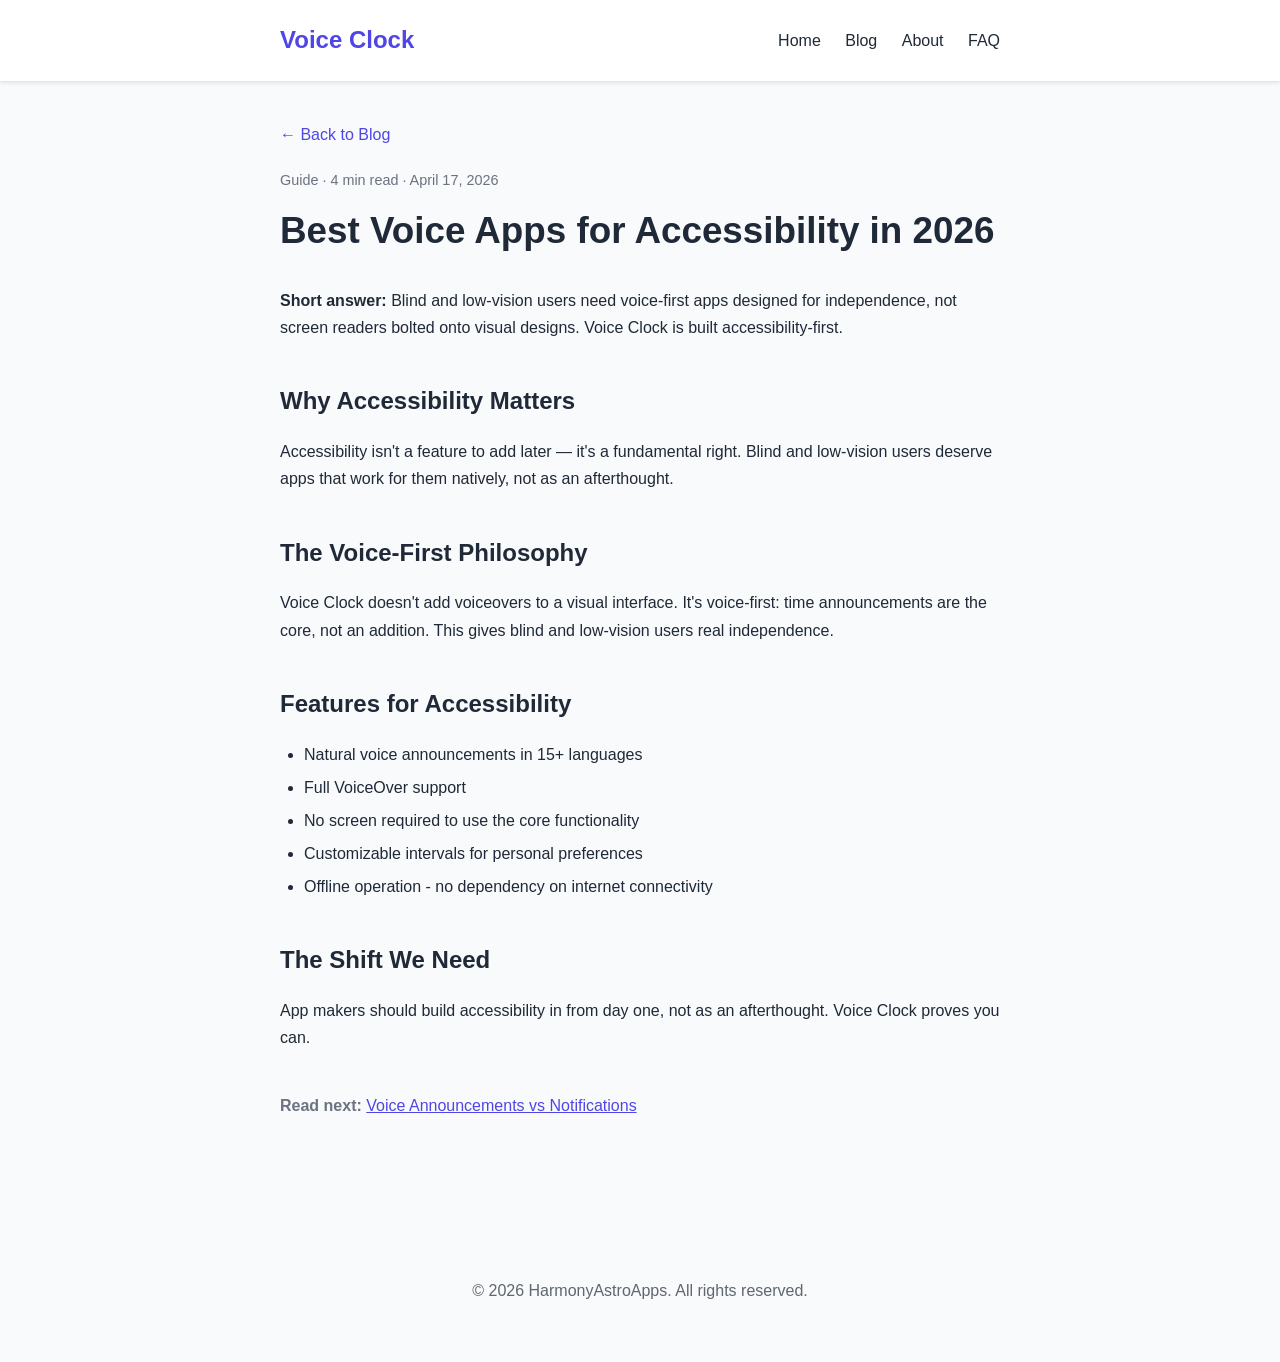
<file: blog/best-voice-apps-accessibility.html>
<!DOCTYPE html>
<html lang="en">
<head>
    <meta charset="UTF-8">
    <meta name="viewport" content="width=device-width, initial-scale=1.0">
    <title>Best Voice Apps for Accessibility in 2026 | Voice Clock</title>
    <meta name="description" content="Blind and low-vision users deserve independence. Explore voice-first apps that put accessibility first, not as an afterthought.">
    <meta name="robots" content="index, follow">
    <link rel="canonical" href="https://harmonyastroapps.github.io/VoiceClockApp/blog/best-voice-apps-accessibility.html">
    <script type="application/ld+json">
    {
      "@context": "https://schema.org",
      "@type": "Article",
      "headline": "Best Voice Apps for Accessibility in 2026: Beyond Screen Readers",
      "datePublished": "2026-04-17",
      "dateModified": "2026-04-22",
      "author": {"@type": "Organization", "name": "HarmonyAstroApps", "url": "https://harmonyastroapps.github.io/"},
      "publisher": {"@type": "Organization", "name": "HarmonyAstroApps", "url": "https://harmonyastroapps.github.io/"},
      "url": "https://harmonyastroapps.github.io/VoiceClockApp/blog/best-voice-apps-accessibility.html",
      "mainEntityOfPage": {"@type": "WebPage", "@id": "https://harmonyastroapps.github.io/VoiceClockApp/blog/best-voice-apps-accessibility.html"}
    }
    </script>
    <script type="application/ld+json">
    {
      "@context": "https://schema.org",
      "@type": "BreadcrumbList",
      "itemListElement": [
        { "@type": "ListItem", "position": 1, "name": "Home", "item": "https://harmonyastroapps.github.io/VoiceClockApp/" },
        { "@type": "ListItem", "position": 2, "name": "Blog", "item": "https://harmonyastroapps.github.io/VoiceClockApp/blog/" },
        { "@type": "ListItem", "position": 3, "name": "Best voice apps for accessibility", "item": "https://harmonyastroapps.github.io/VoiceClockApp/blog/best-voice-apps-accessibility.html" }
      ]
    }
    </script>
    <style>
        :root { --primary: #4F46E5; --bg: #f9fafb; --card: #ffffff; --text: #1f2937; --text-muted: #6b7280; }
        @media (prefers-color-scheme: dark) { :root { --primary: #7F77F1; --bg: #0f1115; --card: #1c1e24; --text: #f9fafb; --text-muted: #9ca3af; } }
        * { margin: 0; padding: 0; box-sizing: border-box; }
        body { font-family: -apple-system, BlinkMacSystemFont, 'Segoe UI', Roboto, sans-serif; background: var(--bg); color: var(--text); line-height: 1.7; }
        header { background: var(--card); padding: 20px 0; box-shadow: 0 2px 4px rgba(0,0,0,0.1); position: sticky; top: 0; z-index: 100; }
        .container { max-width: 760px; margin: 0 auto; padding: 0 20px; }
        nav { display: flex; justify-content: space-between; align-items: center; }
        .logo { font-size: 1.5rem; font-weight: 700; color: var(--primary); text-decoration: none; }
        .nav-links a { margin-left: 20px; text-decoration: none; color: var(--text); }
        article { padding: 40px 20px; }
        .back-link { display: inline-block; margin-bottom: 20px; color: var(--primary); text-decoration: none; }
        .meta { color: var(--text-muted); font-size: 0.9rem; margin-bottom: 8px; }
        h1 { font-size: 2.3rem; margin-bottom: 24px; }
        h2 { margin-top: 40px; margin-bottom: 16px; font-size: 1.5rem; }
        p { margin-bottom: 18px; }
        ul { margin-left: 1.5rem; margin-bottom: 18px; }
        li { margin-bottom: 6px; }
        a { color: var(--primary); }
        footer { text-align: center; padding: 40px 0; opacity: 0.7; margin-top: 60px; }
    </style>
</head>
<body>
    <header>
        <div class="container">
            <nav>
                <a href="../index.html" class="logo">Voice Clock</a>
                <div class="nav-links">
                    <a href="../index.html">Home</a>
                    <a href="index.html">Blog</a>
                    <a href="../about.html">About</a>
                    <a href="../faq.html">FAQ</a>
                </div>
            </nav>
        </div>
    </header>

    <article>
        <div class="container">
            <a href="index.html" class="back-link">&larr; Back to Blog</a>
            <div class="meta">Guide &middot; 4 min read &middot; April 17, 2026</div>
            <h1>Best Voice Apps for Accessibility in 2026</h1>

            <p><strong>Short answer:</strong> Blind and low-vision users need voice-first apps designed for independence, not screen readers bolted onto visual designs. Voice Clock is built accessibility-first.</p>

            <h2>Why Accessibility Matters</h2>
            <p>Accessibility isn't a feature to add later — it's a fundamental right. Blind and low-vision users deserve apps that work for them natively, not as an afterthought.</p>

            <h2>The Voice-First Philosophy</h2>
            <p>Voice Clock doesn't add voiceovers to a visual interface. It's voice-first: time announcements are the core, not an addition. This gives blind and low-vision users real independence.</p>

            <h2>Features for Accessibility</h2>
            <ul>
                <li>Natural voice announcements in 15+ languages</li>
                <li>Full VoiceOver support</li>
                <li>No screen required to use the core functionality</li>
                <li>Customizable intervals for personal preferences</li>
                <li>Offline operation - no dependency on internet connectivity</li>
            </ul>

            <h2>The Shift We Need</h2>
            <p>App makers should build accessibility in from day one, not as an afterthought. Voice Clock proves you can.</p>

            <p style="margin-top: 40px; color: var(--text-muted);">
                <strong>Read next:</strong>
                <a href="voice-announcements-vs-notifications.html">Voice Announcements vs Notifications</a>
            </p>
        </div>
    </article>

    <footer>
        <div class="container">
            <p>&copy; 2026 HarmonyAstroApps. All rights reserved.</p>
        </div>
    </footer>
</body>
</html>
</file>
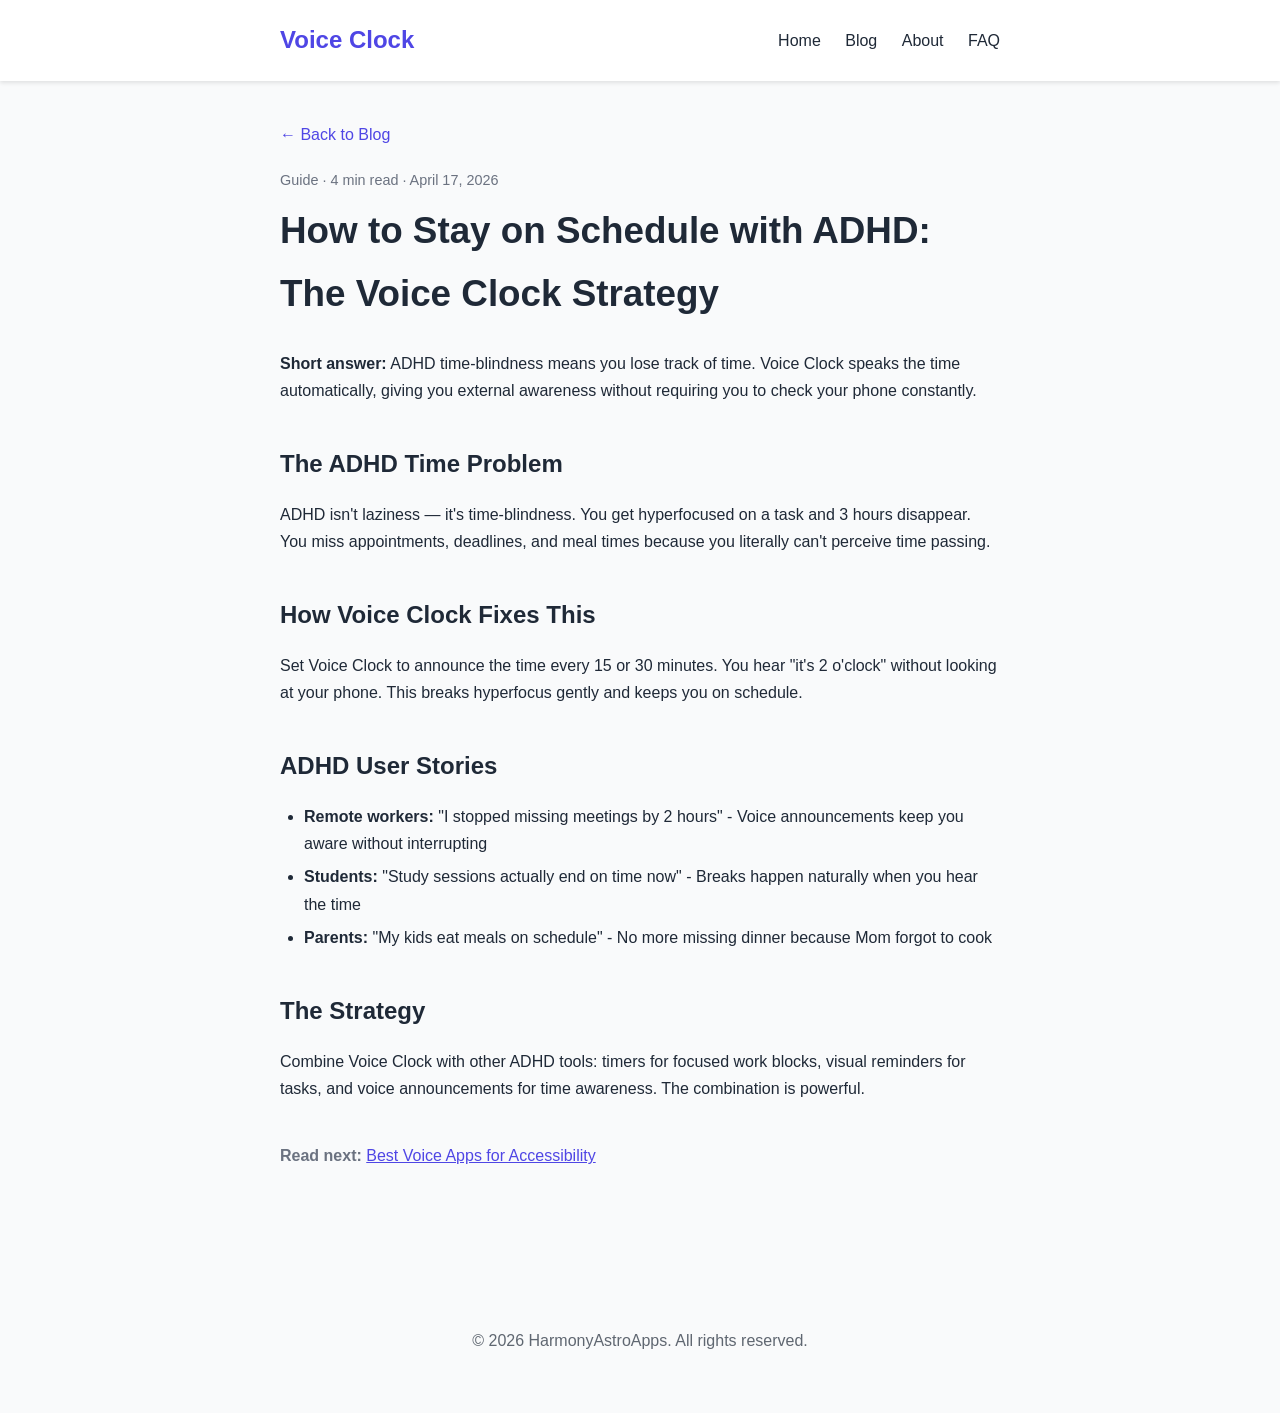
<file: blog/stay-on-schedule-with-adhd.html>
<!DOCTYPE html>
<html lang="en">
<head>
    <meta charset="UTF-8">
    <meta name="viewport" content="width=device-width, initial-scale=1.0">
    <title>How to Stay on Schedule with ADHD | Voice Clock</title>
    <meta name="description" content="Time-blindness is real. Learn how ADHD users use Voice Clock to stay on schedule without constant screen checking.">
    <meta name="robots" content="index, follow">
    <link rel="canonical" href="https://harmonyastroapps.github.io/VoiceClockApp/blog/stay-on-schedule-with-adhd.html">
    <script type="application/ld+json">
    {
      "@context": "https://schema.org",
      "@type": "Article",
      "headline": "How to Stay on Schedule with ADHD: The Voice Clock Strategy",
      "datePublished": "2026-04-17",
      "dateModified": "2026-04-22",
      "author": {"@type": "Organization", "name": "HarmonyAstroApps", "url": "https://harmonyastroapps.github.io/"},
      "publisher": {"@type": "Organization", "name": "HarmonyAstroApps", "url": "https://harmonyastroapps.github.io/"},
      "url": "https://harmonyastroapps.github.io/VoiceClockApp/blog/stay-on-schedule-with-adhd.html",
      "mainEntityOfPage": {"@type": "WebPage", "@id": "https://harmonyastroapps.github.io/VoiceClockApp/blog/stay-on-schedule-with-adhd.html"}
    }
    </script>
    <script type="application/ld+json">
    {
      "@context": "https://schema.org",
      "@type": "BreadcrumbList",
      "itemListElement": [
        { "@type": "ListItem", "position": 1, "name": "Home", "item": "https://harmonyastroapps.github.io/VoiceClockApp/" },
        { "@type": "ListItem", "position": 2, "name": "Blog", "item": "https://harmonyastroapps.github.io/VoiceClockApp/blog/" },
        { "@type": "ListItem", "position": 3, "name": "Stay on schedule with ADHD", "item": "https://harmonyastroapps.github.io/VoiceClockApp/blog/stay-on-schedule-with-adhd.html" }
      ]
    }
    </script>
    <style>
        :root { --primary: #4F46E5; --bg: #f9fafb; --card: #ffffff; --text: #1f2937; --text-muted: #6b7280; }
        @media (prefers-color-scheme: dark) { :root { --primary: #7F77F1; --bg: #0f1115; --card: #1c1e24; --text: #f9fafb; --text-muted: #9ca3af; } }
        * { margin: 0; padding: 0; box-sizing: border-box; }
        body { font-family: -apple-system, BlinkMacSystemFont, 'Segoe UI', Roboto, sans-serif; background: var(--bg); color: var(--text); line-height: 1.7; }
        header { background: var(--card); padding: 20px 0; box-shadow: 0 2px 4px rgba(0,0,0,0.1); position: sticky; top: 0; z-index: 100; }
        .container { max-width: 760px; margin: 0 auto; padding: 0 20px; }
        nav { display: flex; justify-content: space-between; align-items: center; }
        .logo { font-size: 1.5rem; font-weight: 700; color: var(--primary); text-decoration: none; }
        .nav-links a { margin-left: 20px; text-decoration: none; color: var(--text); }
        article { padding: 40px 20px; }
        .back-link { display: inline-block; margin-bottom: 20px; color: var(--primary); text-decoration: none; }
        .meta { color: var(--text-muted); font-size: 0.9rem; margin-bottom: 8px; }
        h1 { font-size: 2.3rem; margin-bottom: 24px; }
        h2 { margin-top: 40px; margin-bottom: 16px; font-size: 1.5rem; }
        p { margin-bottom: 18px; }
        ul { margin-left: 1.5rem; margin-bottom: 18px; }
        li { margin-bottom: 6px; }
        a { color: var(--primary); }
        footer { text-align: center; padding: 40px 0; opacity: 0.7; margin-top: 60px; }
    </style>
</head>
<body>
    <header>
        <div class="container">
            <nav>
                <a href="../index.html" class="logo">Voice Clock</a>
                <div class="nav-links">
                    <a href="../index.html">Home</a>
                    <a href="index.html">Blog</a>
                    <a href="../about.html">About</a>
                    <a href="../faq.html">FAQ</a>
                </div>
            </nav>
        </div>
    </header>

    <article>
        <div class="container">
            <a href="index.html" class="back-link">&larr; Back to Blog</a>
            <div class="meta">Guide &middot; 4 min read &middot; April 17, 2026</div>
            <h1>How to Stay on Schedule with ADHD: The Voice Clock Strategy</h1>

            <p><strong>Short answer:</strong> ADHD time-blindness means you lose track of time. Voice Clock speaks the time automatically, giving you external awareness without requiring you to check your phone constantly.</p>

            <h2>The ADHD Time Problem</h2>
            <p>ADHD isn't laziness — it's time-blindness. You get hyperfocused on a task and 3 hours disappear. You miss appointments, deadlines, and meal times because you literally can't perceive time passing.</p>

            <h2>How Voice Clock Fixes This</h2>
            <p>Set Voice Clock to announce the time every 15 or 30 minutes. You hear "it's 2 o'clock" without looking at your phone. This breaks hyperfocus gently and keeps you on schedule.</p>

            <h2>ADHD User Stories</h2>
            <ul>
                <li><strong>Remote workers:</strong> "I stopped missing meetings by 2 hours" - Voice announcements keep you aware without interrupting</li>
                <li><strong>Students:</strong> "Study sessions actually end on time now" - Breaks happen naturally when you hear the time</li>
                <li><strong>Parents:</strong> "My kids eat meals on schedule" - No more missing dinner because Mom forgot to cook</li>
            </ul>

            <h2>The Strategy</h2>
            <p>Combine Voice Clock with other ADHD tools: timers for focused work blocks, visual reminders for tasks, and voice announcements for time awareness. The combination is powerful.</p>

            <p style="margin-top: 40px; color: var(--text-muted);">
                <strong>Read next:</strong>
                <a href="best-voice-apps-accessibility.html">Best Voice Apps for Accessibility</a>
            </p>
        </div>
    </article>

    <footer>
        <div class="container">
            <p>&copy; 2026 HarmonyAstroApps. All rights reserved.</p>
        </div>
    </footer>
</body>
</html>
</file>
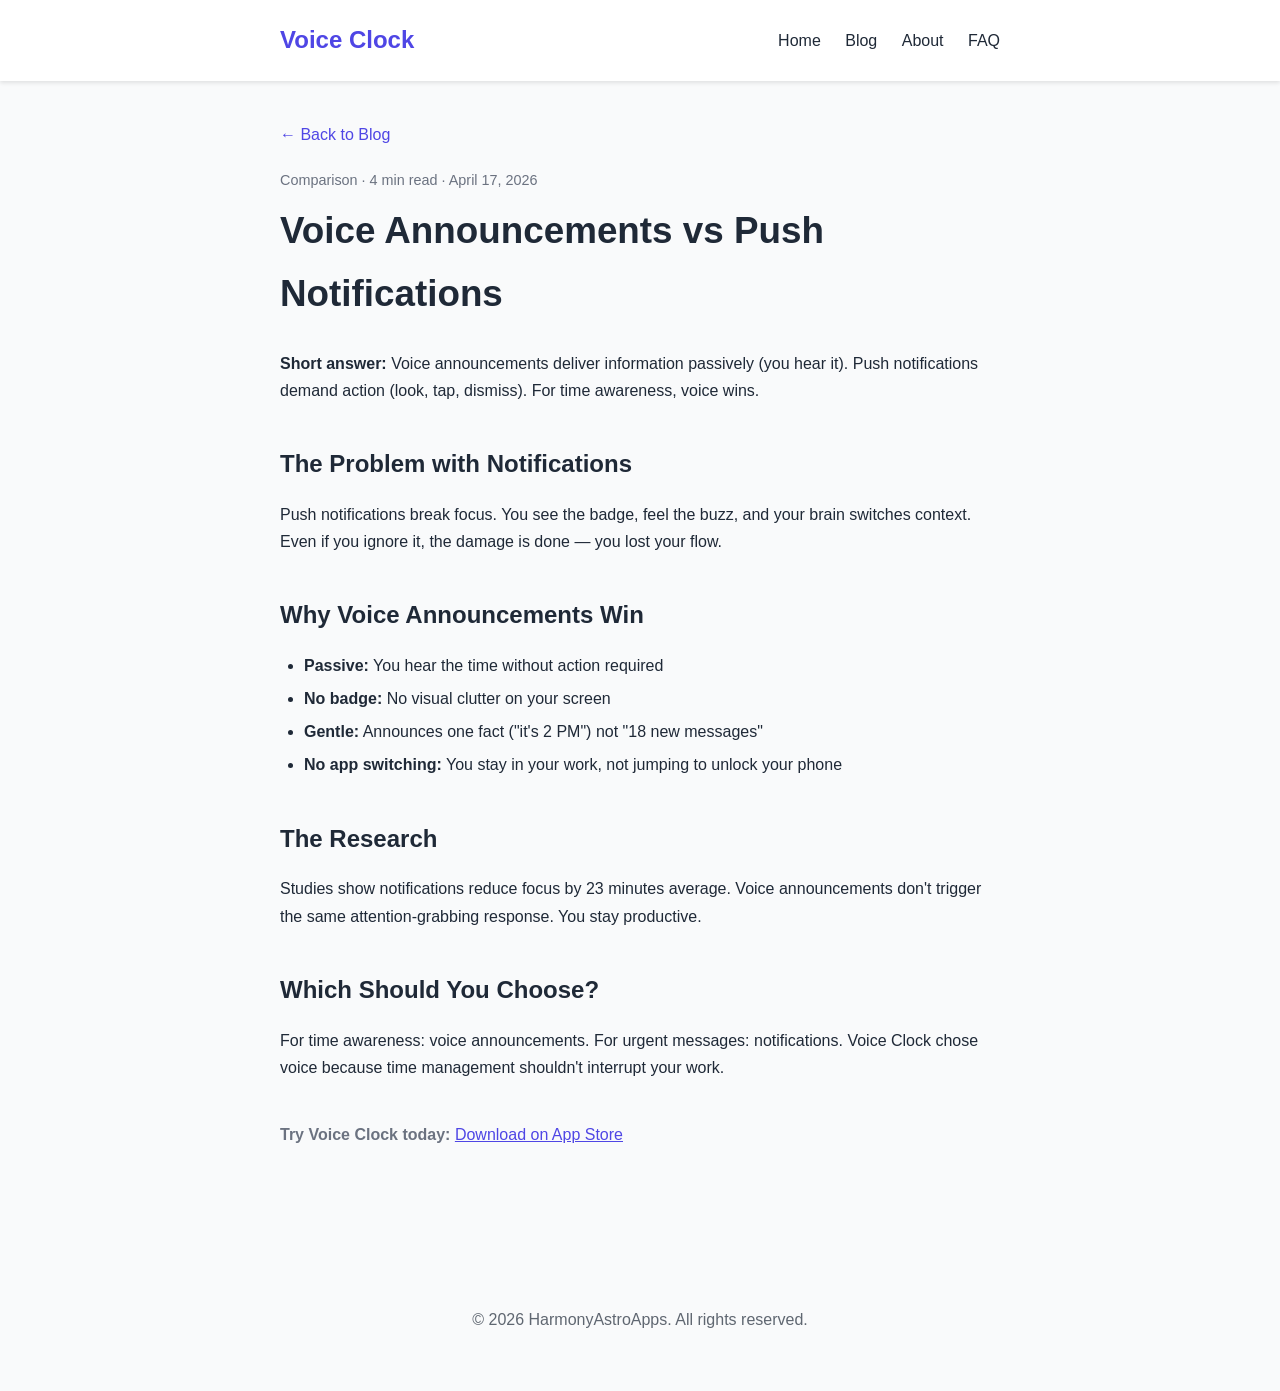
<file: blog/voice-announcements-vs-notifications.html>
<!DOCTYPE html>
<html lang="en">
<head>
    <meta charset="UTF-8">
    <meta name="viewport" content="width=device-width, initial-scale=1.0">
    <title>Voice Announcements vs Notifications: Which Keeps You Focused? | Voice Clock</title>
    <meta name="description" content="We tested both. Voice announcements don't interrupt your workflow the way notifications do. Here's why voice wins.">
    <meta name="robots" content="index, follow">
    <link rel="canonical" href="https://harmonyastroapps.github.io/VoiceClockApp/blog/voice-announcements-vs-notifications.html">
    <script type="application/ld+json">
    {
      "@context": "https://schema.org",
      "@type": "Article",
      "headline": "Voice Announcements vs Push Notifications: Which Actually Keeps You Focused?",
      "datePublished": "2026-04-17",
      "dateModified": "2026-04-22",
      "author": {"@type": "Organization", "name": "HarmonyAstroApps", "url": "https://harmonyastroapps.github.io/"},
      "publisher": {"@type": "Organization", "name": "HarmonyAstroApps", "url": "https://harmonyastroapps.github.io/"},
      "url": "https://harmonyastroapps.github.io/VoiceClockApp/blog/voice-announcements-vs-notifications.html",
      "mainEntityOfPage": {"@type": "WebPage", "@id": "https://harmonyastroapps.github.io/VoiceClockApp/blog/voice-announcements-vs-notifications.html"}
    }
    </script>
    <script type="application/ld+json">
    {
      "@context": "https://schema.org",
      "@type": "BreadcrumbList",
      "itemListElement": [
        { "@type": "ListItem", "position": 1, "name": "Home", "item": "https://harmonyastroapps.github.io/VoiceClockApp/" },
        { "@type": "ListItem", "position": 2, "name": "Blog", "item": "https://harmonyastroapps.github.io/VoiceClockApp/blog/" },
        { "@type": "ListItem", "position": 3, "name": "Voice announcements vs notifications", "item": "https://harmonyastroapps.github.io/VoiceClockApp/blog/voice-announcements-vs-notifications.html" }
      ]
    }
    </script>
    <style>
        :root { --primary: #4F46E5; --bg: #f9fafb; --card: #ffffff; --text: #1f2937; --text-muted: #6b7280; }
        @media (prefers-color-scheme: dark) { :root { --primary: #7F77F1; --bg: #0f1115; --card: #1c1e24; --text: #f9fafb; --text-muted: #9ca3af; } }
        * { margin: 0; padding: 0; box-sizing: border-box; }
        body { font-family: -apple-system, BlinkMacSystemFont, 'Segoe UI', Roboto, sans-serif; background: var(--bg); color: var(--text); line-height: 1.7; }
        header { background: var(--card); padding: 20px 0; box-shadow: 0 2px 4px rgba(0,0,0,0.1); position: sticky; top: 0; z-index: 100; }
        .container { max-width: 760px; margin: 0 auto; padding: 0 20px; }
        nav { display: flex; justify-content: space-between; align-items: center; }
        .logo { font-size: 1.5rem; font-weight: 700; color: var(--primary); text-decoration: none; }
        .nav-links a { margin-left: 20px; text-decoration: none; color: var(--text); }
        article { padding: 40px 20px; }
        .back-link { display: inline-block; margin-bottom: 20px; color: var(--primary); text-decoration: none; }
        .meta { color: var(--text-muted); font-size: 0.9rem; margin-bottom: 8px; }
        h1 { font-size: 2.3rem; margin-bottom: 24px; }
        h2 { margin-top: 40px; margin-bottom: 16px; font-size: 1.5rem; }
        p { margin-bottom: 18px; }
        ul { margin-left: 1.5rem; margin-bottom: 18px; }
        li { margin-bottom: 6px; }
        a { color: var(--primary); }
        footer { text-align: center; padding: 40px 0; opacity: 0.7; margin-top: 60px; }
    </style>
</head>
<body>
    <header>
        <div class="container">
            <nav>
                <a href="../index.html" class="logo">Voice Clock</a>
                <div class="nav-links">
                    <a href="../index.html">Home</a>
                    <a href="index.html">Blog</a>
                    <a href="../about.html">About</a>
                    <a href="../faq.html">FAQ</a>
                </div>
            </nav>
        </div>
    </header>

    <article>
        <div class="container">
            <a href="index.html" class="back-link">&larr; Back to Blog</a>
            <div class="meta">Comparison &middot; 4 min read &middot; April 17, 2026</div>
            <h1>Voice Announcements vs Push Notifications</h1>

            <p><strong>Short answer:</strong> Voice announcements deliver information passively (you hear it). Push notifications demand action (look, tap, dismiss). For time awareness, voice wins.</p>

            <h2>The Problem with Notifications</h2>
            <p>Push notifications break focus. You see the badge, feel the buzz, and your brain switches context. Even if you ignore it, the damage is done — you lost your flow.</p>

            <h2>Why Voice Announcements Win</h2>
            <ul>
                <li><strong>Passive:</strong> You hear the time without action required</li>
                <li><strong>No badge:</strong> No visual clutter on your screen</li>
                <li><strong>Gentle:</strong> Announces one fact ("it's 2 PM") not "18 new messages"</li>
                <li><strong>No app switching:</strong> You stay in your work, not jumping to unlock your phone</li>
            </ul>

            <h2>The Research</h2>
            <p>Studies show notifications reduce focus by 23 minutes average. Voice announcements don't trigger the same attention-grabbing response. You stay productive.</p>

            <h2>Which Should You Choose?</h2>
            <p>For time awareness: voice announcements. For urgent messages: notifications. Voice Clock chose voice because time management shouldn't interrupt your work.</p>

            <p style="margin-top: 40px; color: var(--text-muted);">
                <strong>Try Voice Clock today:</strong>
                <a href="../index.html">Download on App Store</a>
            </p>
        </div>
    </article>

    <footer>
        <div class="container">
            <p>&copy; 2026 HarmonyAstroApps. All rights reserved.</p>
        </div>
    </footer>
</body>
</html>
</file>
<file: src/styles/globals.css>
/* Reset and base styles */
:root {
    --primary-color: #2E8B57;
    --secondary-color: #20B2AA;
    --accent-color: #32CD32;
    --background-color: #F8FFF8;
    --text-color: #1B5E20;
    --text-light: #4A7C59;
    --spacing-unit: 8px;
    --gradient-start: #20B2AA;
    --gradient-end: #98FB98;
}

* {
    margin: 0;
    padding: 0;
    box-sizing: border-box;
}

body {
    touch-action: auto;
    overflow-y: auto;
}

.container {
    touch-action: auto;
}

body {
    font-family: -apple-system, BlinkMacSystemFont, 'Segoe UI', Roboto, Oxygen,
        Ubuntu, Cantarell, 'Open Sans', 'Helvetica Neue', sans-serif;
    line-height: 1.6;
    color: var(--text-color);
    background-color: var(--background-color);
}

/* Container */
.container {
    max-width: 1200px;
    margin: 0 auto;
    padding: 0 var(--spacing-unit);
}

/* Navigation */
.nav {
    background: rgba(255, 255, 255, 0.95);
    backdrop-filter: blur(10px);
    position: fixed;
    width: 100%;
    top: 0;
    z-index: 1000;
    box-shadow: 0 2px 10px rgba(0, 0, 0, 0.1);
    overflow: visible;
}

.nav .container {
    overflow: visible;
}

.nav-container {
    display: flex;
    justify-content: space-between;
    align-items: center;
    padding: calc(var(--spacing-unit) * 2);
}

.nav-links {
    display: flex;
    gap: 2rem;
    align-items: center;
}

.nav-links a {
    text-decoration: none;
    color: var(--text-color);
    font-weight: 500;
    transition: color 0.2s ease;
}

.nav-links a:hover {
    color: var(--primary-color);
}

/* Hero Section */
.hero {
    min-height: 100vh;
    display: flex;
    align-items: center;
    justify-content: center;
    padding: calc(var(--spacing-unit) * 8) 0;
    background: linear-gradient(135deg, var(--gradient-start), var(--gradient-end));
    color: white;
    overflow: hidden;
    position: relative;
}

.hero-container {
    display: grid;
    grid-template-columns: 1fr 1fr;
    gap: 4rem;
    align-items: center;
    max-width: 1400px;
    width: 100%;
}

.hero-content {
    text-align: left;
    z-index: 2;
}

.hero h1 {
    font-size: 3.5rem;
    margin-bottom: 1rem;
    line-height: 1.2;
}

.hero-subtitle {
    font-size: 1.5rem;
    margin-bottom: 1.5rem;
    opacity: 0.9;
}

.hero-description {
    font-size: 1.1rem;
    line-height: 1.6;
    margin-bottom: 2rem;
    opacity: 0.8;
}

/* Hero Image Section */
.hero-image {
    display: flex;
    justify-content: center;
    align-items: center;
    position: relative;
    z-index: 1;
}

.phone-mockup {
    position: relative;
    max-width: 350px;
    width: 100%;
    filter: drop-shadow(0 20px 40px rgba(0, 0, 0, 0.3));
    transform: perspective(1000px) rotateY(-15deg) rotateX(5deg);
    transition: transform 0.6s ease;
}

.phone-mockup:hover {
    transform: perspective(1000px) rotateY(-10deg) rotateX(2deg) scale(1.02);
}

.app-screenshot {
    width: 100%;
    height: auto;
    border-radius: 25px;
    box-shadow: 
        0 25px 50px rgba(0, 0, 0, 0.25),
        0 0 0 1px rgba(255, 255, 255, 0.1);
    background: linear-gradient(145deg, rgba(255, 255, 255, 0.1), rgba(255, 255, 255, 0.05));
    backdrop-filter: blur(10px);
}

/* Floating Elements */
.floating-elements {
    position: absolute;
    top: 0;
    left: 0;
    width: 100%;
    height: 100%;
    pointer-events: none;
}

.floating-icon {
    position: absolute;
    font-size: 2rem;
    opacity: 0.7;
    animation: float 6s ease-in-out infinite;
    filter: drop-shadow(0 4px 8px rgba(0, 0, 0, 0.2));
}

.floating-icon-1 {
    top: 10%;
    left: -10%;
    animation-delay: 0s;
}

.floating-icon-2 {
    top: 20%;
    right: -15%;
    animation-delay: 1.5s;
}

.floating-icon-3 {
    bottom: 30%;
    left: -8%;
    animation-delay: 3s;
}

.floating-icon-4 {
    bottom: 10%;
    right: -12%;
    animation-delay: 4.5s;
}

@keyframes float {
    0%, 100% {
        transform: translateY(0px) rotate(0deg);
    }
    25% {
        transform: translateY(-20px) rotate(5deg);
    }
    50% {
        transform: translateY(-15px) rotate(-5deg);
    }
    75% {
        transform: translateY(-25px) rotate(3deg);
    }
}

/* Animation Classes */
.animate-fade-in {
    animation: fadeIn 1s ease-out;
}

.animate-slide-in {
    animation: slideInRight 1.2s ease-out 0.3s both;
}

@keyframes fadeIn {
    from {
        opacity: 0;
        transform: translateY(30px);
    }
    to {
        opacity: 1;
        transform: translateY(0);
    }
}

@keyframes slideInRight {
    from {
        opacity: 0;
        transform: translateX(50px) perspective(1000px) rotateY(-25deg);
    }
    to {
        opacity: 1;
        transform: translateX(0) perspective(1000px) rotateY(-15deg) rotateX(5deg);
    }
}

/* Responsive Design */
@media (max-width: 1024px) {
    .hero-container {
        grid-template-columns: 1fr;
        gap: 3rem;
        text-align: center;
    }
    
    .hero-content {
        text-align: center;
        order: 1;
    }
    
    .hero-image {
        order: 2;
    }
    
    .hero h1 {
        font-size: 3rem;
    }
    
    .phone-mockup {
        max-width: 280px;
        transform: perspective(800px) rotateY(0deg) rotateX(0deg);
    }
    
    .phone-mockup:hover {
        transform: perspective(800px) rotateY(0deg) rotateX(0deg) scale(1.05);
    }
}

@media (max-width: 768px) {
    .hero {
        padding: calc(var(--spacing-unit) * 6) 0;
    }
    
    .hero-container {
        gap: 2rem;
    }
    
    .hero h1 {
        font-size: 2.5rem;
    }
    
    .hero-subtitle {
        font-size: 1.3rem;
    }
    
    .hero-description {
        font-size: 1rem;
    }
    
    .phone-mockup {
        max-width: 240px;
    }
    
    .floating-icon {
        font-size: 1.5rem;
    }
}

@media (max-width: 480px) {
    .hero h1 {
        font-size: 2rem;
    }
    
    .hero-subtitle {
        font-size: 1.1rem;
    }
    
    .phone-mockup {
        max-width: 200px;
    }
    
    .floating-icon {
        font-size: 1.2rem;
    }
}

.hero-buttons {
    display: flex;
    gap: 1rem;
    margin-top: 2rem;
}

@media (max-width: 768px) {
    .hero-buttons {
        justify-content: center;
        flex-wrap: wrap;
    }
}

/* Buttons */
.btn {
    display: inline-block;
    padding: calc(var(--spacing-unit) * 1.5) calc(var(--spacing-unit) * 3);
    border-radius: 30px;
    text-decoration: none;
    font-weight: 600;
    transition: transform 0.2s ease, box-shadow 0.2s ease;
}

.btn:hover {
    transform: translateY(-2px);
    box-shadow: 0 4px 12px rgba(0, 0, 0, 0.15);
}

.btn-primary {
    background-color: white;
    color: var(--primary-color);
}

.btn-secondary {
    background-color: transparent;
    border: 2px solid white;
    color: white;
}

/* Features Section */
.features {
    padding: calc(var(--spacing-unit) * 12) 0;
}

.features-grid {
    display: grid;
    grid-template-columns: repeat(auto-fit, minmax(300px, 1fr));
    gap: calc(var(--spacing-unit) * 4);
    padding: calc(var(--spacing-unit) * 4) 0;
}

.feature-card {
    background: white;
    padding: calc(var(--spacing-unit) * 4);
    border-radius: 20px;
    box-shadow: 0 4px 20px rgba(0, 0, 0, 0.1);
    transition: transform 0.3s ease;
}

.feature-card:hover {
    transform: translateY(-5px);
}

/* Screenshot Showcase Section */
.screenshot-showcase {
    position: relative;
    overflow: hidden;
    background: var(--background-color);
    padding: calc(var(--spacing-unit) * 8) 0;
    width: 100%;
    cursor: grab;
    touch-action: pan-x;
    max-height: 100vh;
}

.screenshot-showcase.grabbing {
    cursor: grabbing;
}

.screenshot-track {
    display: flex;
    width: calc(280px * 12);
    user-select: none;
    -webkit-user-select: none;
    -moz-user-select: none;
    -ms-user-select: none;
    will-change: transform;
    touch-action: pan-x;
}

.screenshot-item {
    padding: 0; /* Remove all padding */
    margin: 0 calc(var(--spacing-unit) * 2); /* Add horizontal margin instead */
    width: 280px;
    height: 580px;
    flex-shrink: 0;
    transition: transform 0.3s ease;
}

.screenshot-item:hover {
    transform: translateY(-5px) scale(1.05);
    z-index: 10;
}

.screenshot-item img {
    width: 100%;
    height: 100%;
    object-fit: contain;
    border-radius: 20px;
    box-shadow: 0 4px 20px rgba(0, 0, 0, 0.1);
    pointer-events: none;
}

.screenshot-showcase::before,
.screenshot-showcase::after {
    content: "";
    position: absolute;
    top: 0;
    width: 200px;
    height: 100%;
    z-index: 2;
    pointer-events: none;
}

.screenshot-showcase::before {
    left: 0;
    background: linear-gradient(to right, var(--background-color) 0%, transparent 100%);
}

.screenshot-showcase::after {
    right: 0;
    background: linear-gradient(to left, var(--background-color) 0%, transparent 100%);
}

/* Mobile responsive styles */
@media (max-width: 768px) {
    .screenshot-item {
        width: 300px;
        height: 620px;
        padding: 0 var(--spacing-unit);
    }
    
    .screenshot-track {
        width: calc(300px * 12);  /* Fixed calculation */
    }
}
/* QR Code */
.qr-code-container {
    margin-top: 2rem;
    text-align: center;
}

.qr-code {
    width: 150px;
    height: 150px;
    margin: 0 auto;
}

/* Learn More Section */
.learn-more {
    padding: 4rem 0;
    background-color: #f8f9fa;
}

.learn-more-grid {
    display: grid;
    grid-template-columns: repeat(auto-fit, minmax(250px, 1fr));
    gap: 2rem;
    margin-top: 2rem;
}

/* Contact Section */
.contact {
    padding: 4rem 0;
}

.contact-methods {
    display: flex;
    justify-content: center;
    gap: 2rem;
    margin-top: 2rem;
}

.contact-method {
    display: flex;
    flex-direction: column;
    align-items: center;
    text-decoration: none;
    color: inherit;
    transition: transform 0.2s;
}

.contact-method:hover {
    transform: translateY(-5px);
}

/* Privacy Section */
.privacy {
    padding: 4rem 0;
    background-color: #f8f9fa;
}

.privacy-content {
    max-width: 800px;
    margin: 0 auto;
}

.privacy-details {
    margin-top: 2rem;
}

.privacy-details h4 {
    margin-top: 1.5rem;
    margin-bottom: 0.5rem;
}

.privacy-details h5 {
    margin-top: 1.2rem;
    margin-bottom: 0.5rem;
    font-weight: 600;
}

.privacy-details ul {
    margin-left: 1.5rem;
    margin-bottom: 1rem;
}

.privacy-details li {
    margin-bottom: 0.5rem;
}

.privacy-details p {
    margin-bottom: 1rem;
}

/* Footer */
footer {
    background-color: white;
    padding: calc(var(--spacing-unit) * 4) 0;
    box-shadow: 0 -2px 10px rgba(0, 0, 0, 0.05);
}

.footer-content {
    display: flex;
    flex-direction: column;
    align-items: center;
    gap: 1rem;
}

.footer-links {
    display: flex;
    gap: 2rem;
}

.footer-links a {
    text-decoration: none;
    color: inherit;
}

/* Animations */
@keyframes fadeIn {
    from {
        opacity: 0;
        transform: translateY(20px);
    }
    to {
        opacity: 1;
        transform: translateY(0);
    }
}

.animate-fade-in {
    animation: fadeIn 1s ease forwards;
}

/* Mobile Hamburger Menu */
.hamburger {
    display: none;
    flex-direction: column;
    justify-content: space-between;
    width: 28px;
    height: 20px;
    background: transparent;
    border: none;
    cursor: pointer;
    padding: 0;
    z-index: 1001;
}

.hamburger span {
    display: block;
    width: 100%;
    height: 3px;
    background-color: var(--text-color);
    border-radius: 2px;
    transition: all 0.3s ease;
}

.hamburger.active span:nth-child(1) {
    transform: rotate(45deg) translate(5px, 5px);
}

.hamburger.active span:nth-child(2) {
    opacity: 0;
}

.hamburger.active span:nth-child(3) {
    transform: rotate(-45deg) translate(6px, -6px);
}

/* Responsive Design */
@media (max-width: 768px) {
    .hamburger {
        display: flex;
    }
    
    .nav-links {
        display: none;
        position: fixed;
        top: 0;
        left: 0;
        right: 0;
        bottom: 0;
        background: rgba(255, 255, 255, 0.98);
        backdrop-filter: blur(10px);
        flex-direction: column;
        justify-content: center;
        align-items: center;
        gap: 2rem;
        z-index: 1000;
    }
    
    .nav-links.active {
        display: flex;
    }
    
    .nav-links a {
        font-size: 1.25rem;
        padding: 0.5rem 1rem;
    }
    
    .nav-links .lang-toggle {
        font-size: 1rem;
    }
    
    .hero h1 {
        font-size: 2.5rem;
    }
    
    .hero-subtitle {
        font-size: 1.25rem;
    }
    
    .hero-buttons {
        flex-direction: column;
        align-items: center;
    }
    
    .btn {
        width: 100%;
        max-width: 250px;
        text-align: center;
    }
    
    .screenshot-item {
        width: 300px;
        height: 620px;
        padding: 0 var(--spacing-unit);
    }
    
    .screenshot-track {
        width: calc(300px * 12);
    }
    
    .footer-links {
        flex-wrap: wrap;
        justify-content: center;
        gap: 1rem;
    }
}

.lang-toggle {
    background-color: transparent;
    border: 2px solid var(--primary-color);
    color: var(--primary-color);
    padding: 0.5rem 1rem;
    border-radius: 4px;
    cursor: pointer;
    font-weight: 500;
    transition: all 0.3s ease;
}

.lang-toggle:hover {
    background-color: var(--primary-color);
    color: white;
}

/* Ensure the language toggle button aligns well with other nav items */
.nav-links {
    display: flex;
    align-items: center;
    gap: 1.5rem;
}

.privacy {
    padding: 4rem 0;
}

.privacy-content {
    max-width: 800px;
    margin: 0 auto;
    text-align: center;
}

.privacy-details {
    margin-top: 2rem;
}

.permission-items {
    display: flex;
    justify-content: center;
    gap: 2rem;
    margin: 2rem 0;
    flex-wrap: wrap;
}

.permission-item {
    display: flex;
    flex-direction: column;
    align-items: center;
    gap: 1rem;
    padding: 1.5rem;
    background-color: #f8f9fa;
    border-radius: 8px;
    width: 250px;
}

.permission-item i {
    color: #007bff;
}

.privacy-guarantee {
    display: flex;
    align-items: center;
    justify-content: center;
    gap: 1rem;
    margin-top: 2rem;
    padding: 1.5rem;
    background-color: #e9ecef;
    border-radius: 8px;
}

.privacy-guarantee i {
    color: #28a745;
}

.privacy-guarantee p {
    margin: 0;
}

/* ===========================
   FAQ Page Styles
   =========================== */

/* FAQ Hero */
.faq-hero {
    padding: calc(var(--spacing-unit) * 16) 0 calc(var(--spacing-unit) * 8);
    background: linear-gradient(135deg, var(--gradient-start), var(--gradient-end));
    color: white;
    text-align: center;
}

.faq-hero h1 {
    font-size: 3rem;
    font-weight: 700;
    margin-bottom: 1rem;
    letter-spacing: -0.02em;
}

.faq-hero-subtitle {
    font-size: 1.25rem;
    opacity: 0.9;
    max-width: 500px;
    margin: 0 auto;
}

/* FAQ Quick Navigation */
.faq-nav-section {
    background: white;
    padding: calc(var(--spacing-unit) * 3) 0;
    position: sticky;
    top: 60px;
    z-index: 100;
    box-shadow: 0 2px 20px rgba(0, 0, 0, 0.08);
}

.faq-quick-nav {
    display: flex;
    justify-content: center;
    gap: 1rem;
    flex-wrap: wrap;
}

.faq-nav-item {
    display: flex;
    align-items: center;
    gap: 0.5rem;
    padding: 0.75rem 1.25rem;
    border-radius: 50px;
    background: var(--background-color);
    color: var(--text-color);
    text-decoration: none;
    font-weight: 500;
    font-size: 0.9rem;
    transition: all 0.3s ease;
    border: 2px solid transparent;
}

.faq-nav-item:hover {
    background: var(--primary-color);
    color: white;
    transform: translateY(-2px);
}

.faq-nav-item.active {
    background: var(--primary-color);
    color: white;
    box-shadow: 0 4px 15px rgba(46, 139, 87, 0.3);
}

.faq-nav-item i {
    font-size: 1rem;
}

/* FAQ Content */
.faq-content {
    padding: calc(var(--spacing-unit) * 6) 0;
    background: var(--background-color);
}

/* FAQ Sections */
.faq-section {
    margin-bottom: calc(var(--spacing-unit) * 8);
    scroll-margin-top: 160px;
}

.faq-section-header {
    display: flex;
    align-items: center;
    gap: 1rem;
    margin-bottom: 0.5rem;
}

.faq-section-header i {
    font-size: 1.5rem;
    color: var(--primary-color);
    background: white;
    width: 50px;
    height: 50px;
    display: flex;
    align-items: center;
    justify-content: center;
    border-radius: 12px;
    box-shadow: 0 4px 15px rgba(0, 0, 0, 0.08);
}

.faq-section-header h2 {
    font-size: 1.75rem;
    font-weight: 600;
    color: var(--text-color);
}

.faq-section-description {
    color: var(--text-light);
    margin-bottom: 1.5rem;
    padding-left: 66px;
}

/* FAQ List */
.faq-list {
    display: flex;
    flex-direction: column;
    gap: 0.75rem;
}

/* FAQ Item */
.faq-item {
    background: white;
    border-radius: 16px;
    overflow: hidden;
    box-shadow: 0 2px 10px rgba(0, 0, 0, 0.04);
    transition: all 0.3s ease;
}

.faq-item:hover {
    box-shadow: 0 4px 20px rgba(0, 0, 0, 0.08);
}

.faq-question {
    width: 100%;
    padding: 1.25rem 1.5rem;
    display: flex;
    justify-content: space-between;
    align-items: center;
    background: none;
    border: none;
    cursor: pointer;
    text-align: left;
    font-size: 1rem;
    font-weight: 500;
    color: var(--text-color);
    transition: all 0.3s ease;
}

.faq-question:hover {
    color: var(--primary-color);
}

.faq-question span {
    flex: 1;
    padding-right: 1rem;
}

.faq-question i {
    color: var(--primary-color);
    transition: transform 0.3s ease;
    flex-shrink: 0;
}

.faq-item.active .faq-question {
    color: var(--primary-color);
}

.faq-item.active .faq-question i {
    transform: rotate(180deg);
}

/* FAQ Answer */
.faq-answer {
    max-height: 0;
    overflow: hidden;
    transition: max-height 0.4s ease, padding 0.4s ease;
}

.faq-item.active .faq-answer {
    max-height: 1000px;
    padding: 0 1.5rem 1.5rem;
}

.faq-answer p {
    color: var(--text-light);
    line-height: 1.7;
    margin-bottom: 1rem;
}

.faq-answer p:last-child {
    margin-bottom: 0;
}

.faq-answer ul {
    list-style: none;
    padding: 0;
    margin: 1rem 0;
}

.faq-answer ul li {
    padding: 0.5rem 0 0.5rem 1.5rem;
    position: relative;
    color: var(--text-light);
    line-height: 1.6;
}

.faq-answer ul li::before {
    content: "";
    position: absolute;
    left: 0;
    top: 0.9rem;
    width: 6px;
    height: 6px;
    background: var(--primary-color);
    border-radius: 50%;
}

.faq-answer a {
    color: var(--primary-color);
    text-decoration: none;
    font-weight: 500;
}

.faq-answer a:hover {
    text-decoration: underline;
}

/* FAQ Steps List */
.faq-steps {
    list-style: none;
    padding: 0;
    margin: 1rem 0;
    counter-reset: step-counter;
}

.faq-steps li {
    position: relative;
    padding: 0.75rem 0 0.75rem 3rem;
    color: var(--text-light);
    line-height: 1.6;
    counter-increment: step-counter;
}

.faq-steps li::before {
    content: counter(step-counter);
    position: absolute;
    left: 0;
    top: 0.6rem;
    width: 28px;
    height: 28px;
    background: linear-gradient(135deg, var(--primary-color), var(--secondary-color));
    color: white;
    border-radius: 50%;
    display: flex;
    align-items: center;
    justify-content: center;
    font-size: 0.85rem;
    font-weight: 600;
}

/* FAQ Info Box */
.faq-info-box {
    display: flex;
    flex-direction: column;
    gap: 1rem;
    margin: 1.5rem 0;
    padding: 0;
}

.faq-info-item {
    display: flex;
    align-items: flex-start;
    gap: 1rem;
    padding: 1rem 1.25rem;
    background: linear-gradient(135deg, rgba(46, 139, 87, 0.08), rgba(32, 178, 170, 0.08));
    border-radius: 12px;
    border-left: 3px solid var(--primary-color);
}

.faq-info-item i {
    font-size: 1.25rem;
    color: var(--primary-color);
    margin-top: 0.15rem;
    flex-shrink: 0;
}

.faq-info-item div {
    flex: 1;
}

.faq-info-item strong {
    display: block;
    color: var(--text-color);
    font-size: 0.95rem;
    margin-bottom: 0.25rem;
}

.faq-info-item p {
    margin: 0;
    font-size: 0.9rem;
    color: var(--text-light);
}

@media (max-width: 768px) {
    .faq-info-item {
        padding: 0.875rem 1rem;
    }
    
    .faq-info-item i {
        font-size: 1.1rem;
    }
}

/* FAQ Contact Section */
.faq-contact {
    padding: calc(var(--spacing-unit) * 8) 0;
    background: linear-gradient(135deg, var(--gradient-start), var(--gradient-end));
    color: white;
    text-align: center;
}

.faq-contact-content {
    max-width: 500px;
    margin: 0 auto;
}

.faq-contact-content i {
    font-size: 3rem;
    margin-bottom: 1.5rem;
    opacity: 0.9;
}

.faq-contact-content h2 {
    font-size: 2rem;
    margin-bottom: 1rem;
}

.faq-contact-content p {
    opacity: 0.9;
    margin-bottom: 2rem;
    line-height: 1.6;
}

.faq-contact .btn-primary {
    display: inline-flex;
    align-items: center;
    gap: 0.5rem;
    background: white;
    color: var(--primary-color);
    padding: 1rem 2rem;
    font-size: 1rem;
}

.faq-contact .btn-primary:hover {
    transform: translateY(-3px);
    box-shadow: 0 10px 30px rgba(0, 0, 0, 0.2);
}

/* Active nav link style */
.nav-links a.active {
    color: var(--primary-color);
    font-weight: 600;
}

/* FAQ Page Responsive */
@media (max-width: 768px) {
    .faq-hero {
        padding: calc(var(--spacing-unit) * 12) 0 calc(var(--spacing-unit) * 6);
    }
    
    .faq-hero h1 {
        font-size: 2rem;
    }
    
    .faq-hero-subtitle {
        font-size: 1rem;
    }
    
    .faq-nav-section {
        top: 0;
        padding: calc(var(--spacing-unit) * 2) 0;
    }
    
    .faq-quick-nav {
        gap: 0.5rem;
    }
    
    .faq-nav-item {
        padding: 0.6rem 1rem;
        font-size: 0.8rem;
    }
    
    .faq-nav-item span {
        display: none;
    }
    
    .faq-nav-item i {
        font-size: 1.2rem;
    }
    
    .faq-section-header {
        gap: 0.75rem;
    }
    
    .faq-section-header i {
        width: 40px;
        height: 40px;
        font-size: 1.2rem;
    }
    
    .faq-section-header h2 {
        font-size: 1.35rem;
    }
    
    .faq-section-description {
        padding-left: 0;
        font-size: 0.9rem;
    }
    
    .faq-question {
        padding: 1rem 1.25rem;
        font-size: 0.95rem;
    }
    
    .faq-item.active .faq-answer {
        padding: 0 1.25rem 1.25rem;
    }
    
    .faq-contact-content h2 {
        font-size: 1.5rem;
    }
}

@media (max-width: 480px) {
    .faq-hero h1 {
        font-size: 1.75rem;
    }
    
    .faq-section-header h2 {
        font-size: 1.2rem;
    }
    
    .faq-question {
        font-size: 0.9rem;
    }
}
</file>
